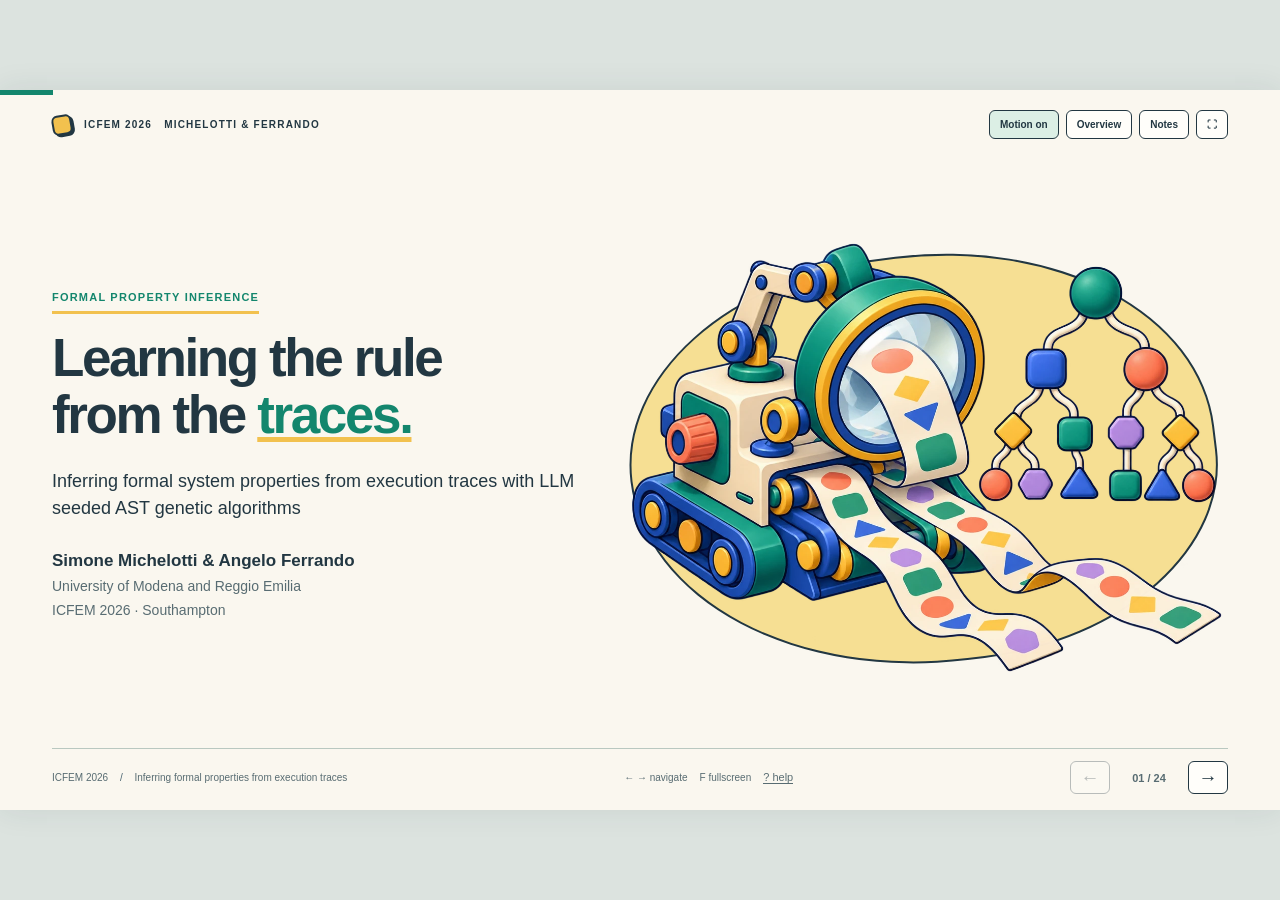
<file: slides/ICFEM2026/index.html>
<!doctype html>
<html lang="en">
<head>
<meta charset="utf-8">
<meta name="viewport" content="width=device-width, initial-scale=1">
<meta name="theme-color" content="#faf7ef">
<title>Inferring properties from execution traces · ICFEM 2026</title>
<meta name="description" content="An interactive conference presentation by Simone Michelotti and Angelo Ferrando. LLM seeded AST genetic algorithms for inferring regular expressions from labelled traces.">
<style>
:root{--bg:#faf7ef;--paper:#223742;--ink:#223742;--muted:#586c72;--teal:#13866d;--amber:#996b1c;--red:#c95240;--blue:#4269d0;--line:#ccd6d1;--sans:Arial,Helvetica,sans-serif;--serif:Cambria,Georgia,serif}
*{box-sizing:border-box}html,body{margin:0;width:100%;height:100%;overflow:hidden;background:#dce3df;color:var(--ink);font-family:var(--sans)}button,input,select{font:inherit}button{color:inherit;cursor:pointer}button:focus-visible,a:focus-visible{outline:3px solid var(--blue);outline-offset:3px}a{color:var(--teal)}
.deck{width:1280px;height:720px;position:absolute;left:50%;top:50%;transform:translate(-50%,-50%) scale(var(--deck-scale,1));transform-origin:center center;background:var(--bg);overflow:hidden;box-shadow:0 0 30px #22374218}.deck[data-tone=method]{background:#f2f7f1}.deck[data-tone=results]{background:#f7f9fc}.deck[data-tone=discussion]{background:#f7f3fa}.topline{height:5px;position:absolute;left:0;top:0;background:var(--teal);z-index:10}
.site-head{position:absolute;left:52px;right:52px;top:20px;display:flex;justify-content:space-between;align-items:center;z-index:8;font-size:10px;text-transform:uppercase;letter-spacing:.12em;font-weight:700}.brand{display:flex;gap:12px;align-items:center}.brand-mark{width:20px;height:20px;background:#f2c14e;border:2px solid var(--ink);border-radius:6px;transform:rotate(-10deg);box-shadow:2px 2px 0 var(--ink)}.head-actions{display:flex;gap:7px}.icon-btn{border:1.3px solid var(--ink);background:#fffefa;border-radius:6px;padding:8px 10px;font-size:10px;font-weight:600;text-transform:none;letter-spacing:0}.icon-btn:hover,.icon-btn[aria-pressed=true]{background:#dcefe5}
.slide{position:absolute;inset:0;display:none;padding:88px 52px 78px}.slide.active{display:block}.slide.active.split,.slide.active.cover{display:grid;grid-template-columns:minmax(0,.93fr) minmax(0,1.07fr);gap:36px;align-items:center}.copy{min-width:0;width:100%;max-width:none}.split .copy{align-self:center}.wide .copy{width:100%}.kicker{display:inline-block;margin:0 0 16px;padding-bottom:7px;border-bottom:3px solid #f2c14e;font-size:11px;line-height:1.2;font-weight:800;letter-spacing:.11em;color:var(--teal);text-transform:uppercase}.chapter{color:var(--muted)}h1,h2,h3,p{margin-top:0}h1,h2{font-weight:800;letter-spacing:-.045em;line-height:1.07;color:var(--ink)}h1{font-size:53px;margin-bottom:24px}h2{font-size:40px;margin-bottom:21px}.wide h2{font-size:39px;margin-bottom:20px}h3{font-size:24px;line-height:1.25;letter-spacing:-.025em;margin-bottom:12px}p,.body{font-size:19px;line-height:1.43;color:var(--muted);margin-bottom:18px}.lead{font-size:21px;line-height:1.4;color:var(--ink)}.small{font-size:16px;line-height:1.45}.accent{color:var(--teal)}.amber{color:var(--amber)}.red{color:var(--red)}em.accent{font-style:normal;text-decoration:underline;text-decoration-color:#f2c14e;text-underline-offset:.08em;text-decoration-thickness:.1em}.serif{font-family:var(--serif)}.formula{font-family:var(--serif);font-size:37px;line-height:1.3;color:var(--teal);letter-spacing:-.025em}.formula.compact{font-size:31px}.mono{font-family:"Courier New",monospace;font-weight:700;letter-spacing:-.035em}.rule{margin-top:23px;padding:10px 0 10px 17px;border-left:4px solid var(--teal);color:var(--ink);font-weight:600;font-size:18px;line-height:1.45}.caption,.source{font-size:13px;line-height:1.4;color:var(--muted);margin-bottom:0}.spaced{margin-top:22px}.authors{margin-top:25px;font-size:17px;font-weight:700;line-height:1.7}.authors span{display:block;font-size:14px;font-weight:400;color:var(--muted)}
.cover .lead{font-size:18px;line-height:1.5}.cover-art{position:relative;display:flex;align-items:center;justify-content:center;width:100%;height:470px}.cover-art:before{content:"";position:absolute;inset:35px 12px 26px;background:#f6df93;border:2px solid var(--ink);border-radius:48% 52% 45% 55%;transform:rotate(-7deg)}.cover-art img{position:relative;width:100%;height:100%;object-fit:contain}.explain{position:relative;margin:0;width:100%;height:100%;min-width:0;overflow:hidden;display:flex;align-items:center;justify-content:center}.explain svg{width:100%;height:100%;max-height:490px;display:block;overflow:hidden}.sv-title{font:800 23px var(--sans);fill:var(--ink);letter-spacing:-.025em}.sv-label{font:700 18px var(--sans);fill:var(--ink)}.sv-small{font:400 15px var(--sans);fill:var(--muted)}.sv-caps{font:800 13px var(--sans);fill:var(--muted);letter-spacing:.06em}.sv-code{font:700 24px "Courier New",monospace;fill:var(--ink)}.sv-node{font:800 24px var(--sans);fill:var(--ink)}.sv-line{stroke:var(--ink);stroke-width:2.5;fill:none}.sv-note{font:600 16px var(--sans);fill:var(--teal)}.event-letter{font:800 20px var(--sans);fill:var(--ink)}.trace-summary{border-top:1px solid var(--line);padding-top:14px;margin-top:20px}.trace-summary p{font-size:17px;margin-bottom:8px}.result-status{display:flex;gap:10px;align-items:center;margin:20px 0;font-size:21px;font-weight:700}.status-dot{width:10px;height:10px;display:inline-block;border:1px solid var(--ink);border-radius:50%;background:currentColor}.code-pair{font:700 27px/1.7 "Courier New",monospace}.code-pair p{font-family:var(--sans);font-weight:400}.list{display:grid;gap:18px}.list-item{display:grid;grid-template-columns:31px 1fr;gap:13px}.list-item b{display:flex;align-items:center;justify-content:center;width:29px;height:29px;border-radius:50%;border:1.5px solid var(--ink);background:#f6d273;font-size:11px;margin-top:1px}.list-item h3{font-size:22px;margin-bottom:5px}.list-item p{font-size:16px;margin:0}.seed-row{display:flex;align-items:center;gap:15px;margin:12px 0;font-size:18px}.seed-row code{border:1.5px solid var(--ink);border-radius:6px;background:#fffefa;padding:5px 10px;min-width:125px}.seed-state{font-size:11px;line-height:1.4;color:var(--teal);font-weight:800}.seed-state.bad{color:var(--red)}.syntax-hint{border-top:1.5px solid var(--line);padding-top:15px;font-size:16px;line-height:1.45;color:var(--muted);margin-top:24px}
.diagram{display:block;width:100%;height:380px;margin:10px 0 8px;overflow:hidden}.diagram text{font-family:var(--sans)}.diagram .edge{stroke:var(--ink);stroke-width:2;fill:none}.diagram .edge.highlight{stroke:var(--teal);stroke-width:3}.diagram .label{font-size:21px;font-weight:700;fill:var(--ink)}.diagram .sub{font-size:16px;fill:var(--muted)}
.fitness-layout{display:grid;grid-template-columns:.75fr 1.25fr;gap:35px;margin-top:22px}.definition h3{font-size:25px;color:var(--teal);margin-bottom:20px}.definition p{font-size:19px}.accuracy-demo{padding-left:28px;border-left:2px dashed var(--line)}.accuracy-header{display:flex;justify-content:space-between;gap:20px;align-items:center;margin-bottom:5px}.accuracy-header .formula{font-size:30px;margin:0}.accuracy-header .small{font-size:13px;margin:0 0 3px}.score{font-weight:800;letter-spacing:-.05em;font-size:45px;line-height:1.1;white-space:nowrap;color:var(--teal);border-bottom:7px solid #f2c14e80}.trace-decisions svg{display:block;width:100%;height:265px}.decision-heading{font:800 14px var(--sans);fill:#48636f;letter-spacing:.02em}.decision-result{font:800 14px var(--sans)}.decision-check{font:800 15px var(--sans);fill:var(--ink)}
.factor-grid{display:grid;grid-template-columns:1fr 1fr;gap:18px 25px;margin:24px 0 18px}.factor-card{display:grid;grid-template-columns:85px 1fr;gap:17px;border:1.5px solid var(--ink);border-radius:13px;padding:17px 20px 17px 12px;background:#fffefa;align-items:center;min-height:148px}.factor-icon{width:85px;height:auto}.factor-card h3{color:var(--teal);font-size:22px;margin:0 0 8px}.factor-card p{font-size:17px;margin:0}
.method-grid{display:grid;grid-template-columns:1fr 1fr 1fr;gap:24px;margin-top:25px}.method-col{border:1.5px solid var(--ink);border-top:5px solid var(--blue);border-radius:12px;background:#fffefa;padding:18px 21px}.method-col:nth-child(2){border-top-color:#ec7359}.method-col:nth-child(3){border-top-color:var(--teal)}.method-num{font-size:11px;font-weight:800;letter-spacing:.06em;color:var(--muted)}.method-diagram{display:block;width:100%;height:83px;margin:13px 0}.method-col h3{font-size:23px;margin-bottom:12px}.method-col p{font-size:17px;line-height:1.45;margin-bottom:12px}.metric-strip{display:flex;gap:48px;margin-top:25px;border-top:1.5px solid var(--line);padding-top:18px}.metric-strip strong{font-size:34px;letter-spacing:-.04em;line-height:1.1;display:block}.metric-strip span{font-size:12px;color:var(--muted)}
.chart-head{display:flex;align-items:center;justify-content:space-between}.chart-head p{font-size:18px;margin:0}.chart-area{width:100%;height:330px;margin-top:17px}.chart-area svg{display:block;width:100%;height:100%;overflow:hidden}.chart-area text{font-family:var(--sans)}.chart-row-label{font-size:24px;font-weight:700;fill:var(--ink)}.chart-number{font-size:32px;font-weight:800;letter-spacing:-.035em;fill:var(--ink)}.chart-sub{font-size:16px;fill:var(--muted)}.chart-axis{font-size:15px;fill:var(--muted)}.chart-tick{stroke:#b5c2c6;stroke-width:1}.plot-note{font-size:17px;font-weight:700;fill:var(--teal)}.metric-note{font-size:14px;line-height:1.45;color:var(--muted);margin:15px 0 0}.reliability-layout{display:grid;grid-template-columns:1.15fr 1fr;gap:60px;margin-top:24px}.horizontal-bar{margin:22px 0}.horizontal-bar>div{display:flex;justify-content:space-between;align-items:baseline;font-size:18px;font-weight:600;margin-bottom:7px}.horizontal-bar strong{font-size:27px}.track{height:26px;border:1.5px solid var(--ink);border-radius:8px;overflow:hidden;background:#e3e9e3}.track>span{display:block;width:var(--w);height:100%;background:var(--c);border-right:1.5px solid var(--ink)}.tail-table{border-collapse:collapse;width:100%;margin-top:18px}.tail-table th,.tail-table td{text-align:left;padding:13px 9px;border-bottom:1px solid var(--line);font-size:17px}.tail-table th{font-size:13px;font-weight:500;color:var(--muted)}.tail-table td:last-child{font-weight:800;font-size:28px}
.paradox{display:grid;grid-template-columns:1fr 1.05fr;gap:55px;align-items:center;margin-top:10px}.dot-field{width:100%;height:290px;display:flex;justify-content:center}.dot-field svg{display:block;width:100%;height:100%;overflow:hidden}.dots-legend{display:flex;gap:15px;flex-wrap:wrap;font-size:12px;color:var(--muted);margin:9px 0}.dots-legend i{display:inline-block;width:9px;height:9px;margin-right:5px;border:1px solid var(--ink);border-radius:2px}.big-number{font-size:79px;letter-spacing:-.06em;font-weight:800;line-height:1;margin-bottom:10px}.two-number{display:flex;gap:42px}.paradox p{font-size:18px}.paradox .small{font-size:16px}.claim-list{display:grid;grid-template-columns:1.1fr 1fr;gap:65px;margin:30px 0 25px}.claim-list h3{font-size:26px;color:var(--teal)}.claim-list p{font-size:21px;border-bottom:1.5px solid var(--line);padding-bottom:20px}.limits-list div{display:grid;grid-template-columns:105px 1fr;gap:17px;margin:20px 0}.limits-list b{font-size:13px;color:var(--teal);padding-top:4px}.limits-list p{font-size:18px;margin:0}
.research-map{display:grid;gap:18px;margin-top:30px}.research-row{display:grid;grid-template-columns:70px 1.1fr 1fr;align-items:center;gap:26px;border-bottom:1.5px solid var(--line);padding:0 0 19px}.rq-num{font-size:24px;font-weight:800;color:var(--teal)}.research-row h3{margin:0;font-size:24px}.measure{border-left:4px solid #f2c14e;padding-left:20px;font-size:18px;color:var(--muted);line-height:1.45}.research-env{margin-top:26px;font-size:14px}.closing h2{font-size:42px}.result-summary{display:grid;gap:20px;align-self:center}.result-evidence{padding:19px 23px;background:#fffefa;border:1.5px solid var(--ink);border-radius:12px;display:grid;grid-template-columns:130px 1fr;align-items:center;gap:18px}.result-evidence strong{font-size:43px;letter-spacing:-.06em;color:var(--teal)}.result-evidence p{font-size:18px;margin:0}.result-evidence small{display:block;font-size:13px;color:var(--muted);margin-top:6px}.result-summary .caption{margin-top:0}.closing .authors{margin-top:35px}
.footer{position:absolute;left:52px;right:52px;bottom:16px;border-top:1px solid #b9c8c0;padding-top:12px;z-index:8;display:flex;justify-content:space-between;align-items:center}.footer-meta{font-size:10px;color:var(--muted)}.keyboard-hint{display:flex;align-items:center;gap:12px;font-size:10px;color:var(--muted)}.tertiary{border:0;border-bottom:1px solid var(--muted);background:none;font-size:11px;padding:0;color:var(--muted)}.nav{display:flex;gap:12px;align-items:center}.nav button{background:#fffefa;border:1.3px solid var(--ink);border-radius:6px;font-size:19px;height:33px;min-width:40px}.nav button:disabled{opacity:.3;cursor:default}.counter{font-size:11px;font-weight:700;min-width:54px;text-align:center;color:var(--muted)}
.overlay{position:absolute;inset:0;z-index:25;background:#faf7effa;display:none;padding:40px 55px;overflow:auto}.overlay.open{display:block}.overlay-head{display:flex;justify-content:space-between;align-items:center;margin-bottom:25px}.overlay-head h2{margin:0;font-size:34px}.overview-grid{display:grid;grid-template-columns:repeat(4,1fr);gap:14px}.overview-card{background:#fffefa;border:1.5px solid var(--ink);border-radius:8px;padding:16px;text-align:left;display:flex;flex-direction:column;gap:12px;min-height:100px}.overview-card.current,.overview-card:hover{background:#deefe4}.overview-card span{font-size:10px;font-weight:700;color:var(--teal)}.overview-card strong{font-size:19px;line-height:1.25}.notes-panel{position:absolute;right:0;top:0;bottom:0;width:560px;z-index:22;display:none;overflow:auto;padding:32px 35px;background:#fffefa;border-left:2px solid var(--ink);box-shadow:-10px 0 20px #22374222}.notes-panel.open{display:block}.notes-top{display:flex;justify-content:space-between;align-items:center;margin-bottom:25px}.notes-panel h3{font-size:28px}.notes-panel p{font-size:18px;white-space:pre-line;line-height:1.6}.notes-panel .source{font-size:13px}.dark-pill{font-size:12px;font-weight:700;color:var(--teal)}.help-grid{display:grid;grid-template-columns:165px 1fr;gap:18px;margin-top:30px;font-size:18px}.help-grid kbd{font-size:15px;color:var(--teal)}.source-links{display:flex;gap:25px;margin-top:22px;font-size:16px}.source-text{font-size:17px;max-width:1000px;line-height:1.6}.toast{position:absolute;bottom:76px;left:50%;transform:translateX(-50%);background:var(--ink);color:white;border-radius:7px;padding:12px 20px;font-size:14px;z-index:30;opacity:0}.toast.show{opacity:1}.print-only{display:none}
/* Finite explanatory sequences. Every state settles, and navigation restarts it. */
.active .diagram-reveal{animation:appear .45s both}.active .focus-new{animation:newRow 1.1s .6s both}.active .trace-read{animation:readEvent .5s var(--delay) both}.active .fsm-cursor.good{animation:walkGood 3.1s .5s both}.active .fsm-cursor.bad{animation:walkBad 3.1s .5s both}.active .trace-discard{animation:discard 3.8s .5s both}.active .accept-result{animation:appear .3s 3.3s both}.active .reject-result{animation:appear .3s 3.6s both}.active .trace-before{animation:hideAfter .1s 3.4s both}.active .move-a{animation:swapA 1.7s .6s both}.active .move-b{animation:swapB 1.7s .6s both}.active .reconnect{animation:reconnect 2.3s both}.active .child-result{animation:appear .3s 2.35s both}.active .seed-pass{animation:appear .4s var(--delay) both}.active .seed-drop{animation:seedDrop 2.6s .4s both}.active .seed-verdict{animation:appear .3s 2.8s both}.active .cycle-step{animation:appear .35s var(--delay) both}.active .ast-focus{animation:focusBranch 1.3s .5s both}.active .chart-grow{transform-box:fill-box;transform-origin:left center;animation:growX .55s both}
@keyframes appear{from{opacity:0}to{opacity:1}}@keyframes growX{from{transform:scaleX(0)}to{transform:scaleX(1)}}@keyframes readEvent{from{fill:#fffefa;stroke-width:2}to{fill:#f6d77b;stroke-width:3}}
@keyframes walkGood{0%,65%{transform:translate(0,0)}100%{transform:translate(200px,0)}}@keyframes walkBad{0%,30%{transform:translate(0,0)}52%,64%{transform:translate(200px,0)}100%{transform:translate(395px,0)}}
@keyframes discard{0%,66%{transform:translate(0,0)}81%{transform:translate(270px,0)}100%{transform:translate(270px,314px)}}@keyframes hideAfter{from{opacity:1}to{opacity:0}}
@keyframes swapA{0%{transform:translate(0,0)}50%{transform:translate(155px,-58px)}100%{transform:translate(310px,0)}}@keyframes swapB{0%{transform:translate(0,0)}50%{transform:translate(-155px,60px)}100%{transform:translate(-310px,0)}}@keyframes reconnect{0%,20%{opacity:1}21%,95%{opacity:0}100%{opacity:1}}
@keyframes seedDrop{0%,50%{transform:translate(0,0)}100%{transform:translate(233px,73px)}}@keyframes focusBranch{0%{fill:#fffefa;stroke:#ccd6d1}100%{fill:#fff0ba;stroke:#aa721a}}@keyframes newRow{0%{fill:#fffefa}100%{fill:#fff0ba}}
.reduced-motion .slide *{animation-delay:-10s!important;animation-duration:.001s!important;transition:none!important}
@media print{@page{size:landscape;margin:0}html,body{overflow:visible;height:auto;background:white}.deck{position:static;transform:none;width:1280px;height:auto;overflow:visible;box-shadow:none}.site-head,.footer,.overlay,.notes-panel,.toast,.topline{display:none!important}.slide,.slide.active{position:relative;display:block;width:1280px;height:720px;page-break-after:always;background:#faf7ef}.slide.split,.slide.cover{display:grid;grid-template-columns:minmax(0,.93fr) minmax(0,1.07fr);gap:36px;align-items:center}.slide *{animation-duration:.001s!important;animation-delay:-10s!important}.print-only{display:block}}

.result-evidence:last-of-type strong{color:var(--amber)}
</style>
</head>
<body>
<main class="deck" id="deck">
 <div class="topline" id="progress"></div>
 <header class="site-head"><div class="brand"><i class="brand-mark" aria-hidden="true"></i><span>ICFEM 2026</span><span>Michelotti &amp; Ferrando</span></div><div class="head-actions"><button class="icon-btn" id="motion" aria-pressed="true" title="Toggle motion (M)">Motion on</button><button class="icon-btn" id="overviewButton" title="Slide overview (O)">Overview</button><button class="icon-btn" id="notesButton" title="Speaker notes (N)">Notes</button><button class="icon-btn" id="fullscreen" title="Fullscreen (F)">⛶</button></div></header>


 <section class="slide active cover" data-title="Inferring properties from traces" data-scene="none" data-print="(a|b)*c">
  <div class="copy"><p class="kicker">Formal property inference</p><h1>Learning the rule<br>from the <em class="accent">traces.</em></h1><p class="lead">Inferring formal system properties from execution traces with LLM seeded AST genetic algorithms</p><div class="authors">Simone Michelotti &amp; Angelo Ferrando<span>University of Modena and Reggio Emilia<br>ICFEM 2026 · Southampton</span></div></div>
 <div class="cover-art"><img src="[data-uri]" alt="Editorial illustration of a pattern-finding machine inspecting event streams beside a syntax tree"></div></section>
<section class="slide split" data-title="The inverse verification question" data-print="traces → rule">
  <div class="copy"><p class="kicker">01 <span class="chapter">/ Motivation</span></p><h2>The property<br>may be missing</h2><p class="lead">We have examples of compliant and non-compliant executions.</p><p>We want an executable rule that explains their boundary.</p><div class="rule">Finite traces in.<br>A regular expression out.</div></div>
 <figure class="explain "><svg viewBox="0 0 640 470" role="img" aria-label="Labelled compliant and non-compliant traces constrain a candidate regular expression"><text x="10" y="30" class="sv-caps" >OBSERVATIONS</text><rect x="10" y="52" width="252" height="148" rx="12" fill="#cfeadd" stroke="#223742" stroke-width="2" /><text x="28" y="82" class="sv-label" >Compliant executions</text><rect x="30" y="102" width="31" height="31" rx="6" fill="#62bca2" stroke="#223742" stroke-width="2" /><text x="45.5" y="124.32" class="event-letter" text-anchor="middle" >a</text><rect x="68" y="102" width="31" height="31" rx="6" fill="#f5d776" stroke="#223742" stroke-width="2" /><text x="83.5" y="124.32" class="event-letter" text-anchor="middle" >c</text><rect x="30" y="148" width="31" height="31" rx="6" fill="#62bca2" stroke="#223742" stroke-width="2" /><text x="45.5" y="170.32" class="event-letter" text-anchor="middle" >a</text><rect x="68" y="148" width="31" height="31" rx="6" fill="#62bca2" stroke="#223742" stroke-width="2" /><text x="83.5" y="170.32" class="event-letter" text-anchor="middle" >a</text><rect x="106" y="148" width="31" height="31" rx="6" fill="#8ba8e8" stroke="#223742" stroke-width="2" /><text x="121.5" y="170.32" class="event-letter" text-anchor="middle" >b</text><rect x="144" y="148" width="31" height="31" rx="6" fill="#f5d776" stroke="#223742" stroke-width="2" /><text x="159.5" y="170.32" class="event-letter" text-anchor="middle" >c</text><rect x="10" y="218" width="252" height="148" rx="12" fill="#ffdccc" stroke="#223742" stroke-width="2" /><text x="28" y="248" class="sv-label" >Non-compliant executions</text><rect x="30" y="269" width="31" height="31" rx="6" fill="#62bca2" stroke="#223742" stroke-width="2" /><text x="45.5" y="291.32" class="event-letter" text-anchor="middle" >a</text><rect x="68" y="269" width="31" height="31" rx="6" fill="#8ba8e8" stroke="#223742" stroke-width="2" /><text x="83.5" y="291.32" class="event-letter" text-anchor="middle" >b</text><rect x="30" y="315" width="31" height="31" rx="6" fill="#62bca2" stroke="#223742" stroke-width="2" /><text x="45.5" y="337.32" class="event-letter" text-anchor="middle" >a</text><rect x="68" y="315" width="31" height="31" rx="6" fill="#f5d776" stroke="#223742" stroke-width="2" /><text x="83.5" y="337.32" class="event-letter" text-anchor="middle" >c</text><rect x="106" y="315" width="31" height="31" rx="6" fill="#62bca2" stroke="#223742" stroke-width="2" /><text x="121.5" y="337.32" class="event-letter" text-anchor="middle" >a</text><path d="M267 125 H300 V205 H325" fill="none" stroke="#223742" stroke-width="2.5" /><path d="M267 290 H300 V205" fill="none" stroke="#223742" stroke-width="2.5" /><rect x="327" y="161" width="125" height="88" rx="12" fill="#f8df90" stroke="#223742" stroke-width="2" /><text x="389" y="198" class="sv-title" text-anchor="middle" >Infer</text><text x="389" y="224" class="sv-small" text-anchor="middle" >a boundary</text><path d="M454 205 L488 205" fill="none" stroke="#223742" stroke-width="2.5" /><path d="M480 199 L488 205 L480 211" fill="none" stroke="#223742" stroke-width="2.5"/><rect x="492" y="140" width="138" height="132" rx="12" fill="#dce5fb" stroke="#223742" stroke-width="2" /><text x="561" y="176" class="sv-label" text-anchor="middle" >Candidate</text><text x="561" y="207" class="sv-label" text-anchor="middle" >property</text><text x="561" y="246" class="sv-code" text-anchor="middle" >regex</text><text x="320" y="427" class="sv-note" text-anchor="middle" >Examples constrain an executable rule.</text></svg></figure></section>
<section data-trace-case="aabc" class="slide split" data-title="A running trace example" data-print="(a|b)*c">
  <div class="copy"><p class="kicker">02 <span class="chapter">/ A running example</span></p><h2>The entire trace<br>must match</h2><div class="formula mono">(a|b)*c</div><p class="small">Any number of <b>a</b> or <b>b</b> events, then exactly one <b>c</b>.</p><div class="trace-summary"><p><b class="accent">Good</b> <span class="mono">ac, bc, aabc</span></p><p><b class="red">Bad</b> <span class="mono">ab, aca, cc</span></p></div><div class="result-status accent" data-role="trace-status"><i class="status-dot"></i><span>aabc · accepted</span></div><p class="caption spaced">Illustrative event alphabet. The benchmark uses generated targets.</p></div>
 <figure class="explain "><svg viewBox="0 0 640 470" role="img" aria-label="The word aabc follows the a or b loop and then c to an accepting state"><text x="12" y="28" class="sv-caps" >READ THE EVENTS, THEN CHECK THE END</text><rect x="186" y="64" width="36" height="36" rx="6" fill="#62bca2" stroke="#223742" stroke-width="2" class="trace-read" style="--delay:0.55s"/><text x="204.0" y="89.92" class="event-letter" text-anchor="middle" >a</text><rect x="228" y="64" width="36" height="36" rx="6" fill="#62bca2" stroke="#223742" stroke-width="2" class="trace-read" style="--delay:1.2000000000000002s"/><text x="246.0" y="89.92" class="event-letter" text-anchor="middle" >a</text><rect x="270" y="64" width="36" height="36" rx="6" fill="#8ba8e8" stroke="#223742" stroke-width="2" class="trace-read" style="--delay:1.85s"/><text x="288.0" y="89.92" class="event-letter" text-anchor="middle" >b</text><rect x="312" y="64" width="36" height="36" rx="6" fill="#f5d776" stroke="#223742" stroke-width="2" class="trace-read" style="--delay:2.5s"/><text x="330.0" y="89.92" class="event-letter" text-anchor="middle" >c</text><text x="120" y="167" class="sv-label" text-anchor="middle" >a or b</text><path d="M92 203 C20 108 220 108 152 203" fill="none" stroke="#223742" stroke-width="2.5" /><path d="M144 187 L152 203 L166 192" fill="none" stroke="#223742" stroke-width="2.5" /><path d="M181 237 L275 237" fill="none" stroke="#223742" stroke-width="2.5" /><path d="M267 231 L275 237 L267 243" fill="none" stroke="#223742" stroke-width="2.5"/><text x="225" y="220" class="sv-label" text-anchor="middle" >c</text><path d="M20 237 H70 m-8 -6 8 6 -8 6" fill="none" stroke="#223742" stroke-width="2.5"/><circle cx="125" cy="237" r="48" fill="#dce5fb" stroke="#223742" stroke-width="2.5"/><text x="125" y="245" class="sv-node" text-anchor="middle" >q₀</text><text x="125" y="307" class="sv-small" text-anchor="middle" >a / b prefix</text><circle cx="325" cy="237" r="48" fill="#cfeadd" stroke="#223742" stroke-width="2.5"/><circle cx="325" cy="237" r="40" fill="none" stroke="#223742" stroke-width="2"/><text x="325" y="245" class="sv-node" text-anchor="middle" >q₁</text><text x="325" y="307" class="sv-small" text-anchor="middle" >accept at end</text><circle class="fsm-cursor good" cx="125" cy="237" r="56" fill="none" stroke="#13866d" stroke-width="5"/><g class="accept-result"><rect x="100" y="365" width="442" height="62" rx="12" fill="#cfeadd" stroke="#223742" stroke-width="2" /><text x="321" y="403" class="sv-title" text-anchor="middle" >End of aabc: accepted ✓</text></g></svg></figure></section>
<section data-trace-case="aca" class="slide split" data-title="An invalid trace gets discarded" data-print="(a|b)*c">
  <div class="copy"><p class="kicker">03 <span class="chapter">/ A running example</span></p><h2>An invalid trace<br>gets discarded</h2><div class="formula mono">(a|b)*c</div><p class="small">Any number of <b>a</b> or <b>b</b> events, then exactly one <b>c</b>.</p><div class="trace-summary"><p><b class="accent">Good</b> <span class="mono">ac, bc, aabc</span></p><p><b class="red">Bad</b> <span class="mono">ab, aca, cc</span></p></div><div class="result-status red" data-role="trace-status"><i class="status-dot"></i><span>aca · rejected</span></div><p class="caption spaced">Illustrative event alphabet. The benchmark uses generated targets.</p></div>
 <figure class="explain "><svg viewBox="0 0 640 470" role="img" aria-label="The word aca reaches the accepting state after ac, then its final a forces rejection and the complete trace falls into the discard tray"><text x="12" y="28" class="sv-caps" >READ THE EVENTS, THEN CHECK THE END</text><text x="120" y="167" class="sv-label" text-anchor="middle" >a or b</text><path d="M92 203 C20 108 220 108 152 203" fill="none" stroke="#223742" stroke-width="2.5" /><path d="M144 187 L152 203 L166 192" fill="none" stroke="#223742" stroke-width="2.5" /><path d="M181 237 L275 237" fill="none" stroke="#223742" stroke-width="2.5" /><path d="M267 231 L275 237 L267 243" fill="none" stroke="#223742" stroke-width="2.5"/><text x="225" y="220" class="sv-label" text-anchor="middle" >c</text><path d="M20 237 H70 m-8 -6 8 6 -8 6" fill="none" stroke="#223742" stroke-width="2.5"/><circle cx="125" cy="237" r="48" fill="#dce5fb" stroke="#223742" stroke-width="2.5"/><text x="125" y="245" class="sv-node" text-anchor="middle" >q₀</text><text x="125" y="307" class="sv-small" text-anchor="middle" >a / b prefix</text><circle cx="325" cy="237" r="48" fill="#cfeadd" stroke="#223742" stroke-width="2.5"/><circle cx="325" cy="237" r="40" fill="none" stroke="#223742" stroke-width="2"/><text x="325" y="245" class="sv-node" text-anchor="middle" >q₁</text><text x="325" y="307" class="sv-small" text-anchor="middle" >accept at end</text><path d="M375 237 L470 237" fill="none" stroke="#c95240" stroke-width="2.5" /><path d="M462 231 L470 237 L462 243" fill="none" stroke="#c95240" stroke-width="2.5"/><text x="425" y="219" class="sv-small" text-anchor="middle" >any event</text><rect x="478" y="202" width="93" height="70" rx="12" fill="#ffdccc" stroke="#223742" stroke-width="2" /><text x="524" y="244" class="sv-label" text-anchor="middle" >reject</text><rect x="450" y="367" width="172" height="70" rx="12" fill="#ffdccc" stroke="#223742" stroke-width="2" /><path d="M442 367 H629" fill="none" stroke="#223742" stroke-width="2.5" /><text x="536" y="458" class="sv-caps" text-anchor="middle" >DISCARDED TRACE</text><circle class="fsm-cursor bad" cx="125" cy="237" r="56" fill="none" stroke="#c95240" stroke-width="5"/><g class="reject-result"><text x="232" y="385" class="sv-label" text-anchor="middle" >ac reaches q₁.</text><text x="232" y="414" class="sv-small" text-anchor="middle" >The final a has no valid transition.</text></g><g class="trace-discard"><rect x="186" y="64" width="36" height="36" rx="6" fill="#62bca2" stroke="#223742" stroke-width="2" class="trace-read" style="--delay:0.55s"/><text x="204.0" y="89.92" class="event-letter" text-anchor="middle" >a</text><rect x="228" y="64" width="36" height="36" rx="6" fill="#f5d776" stroke="#223742" stroke-width="2" class="trace-read" style="--delay:1.2000000000000002s"/><text x="246.0" y="89.92" class="event-letter" text-anchor="middle" >c</text><rect x="270" y="64" width="36" height="36" rx="6" fill="#62bca2" stroke="#223742" stroke-width="2" class="trace-read" style="--delay:1.85s"/><text x="288.0" y="89.92" class="event-letter" text-anchor="middle" >a</text></g></svg></figure></section>
<section class="slide split" data-title="Finite examples leave many rules" data-print="sample ≠ intent">
  <div class="copy"><p class="kicker">04 <span class="chapter">/ The inference problem</span></p><h2>Several rules can<br>fit the same sample</h2><div class="code-pair"><span class="amber">(ac|bc|aabc)</span><p class="small">Enumerates the observed positives</p><span class="accent">(a|b)*c</span><p class="small">Describes a reusable pattern</p></div><div class="rule">High training fitness alone does not establish the intended property.</div></div>
 <figure class="explain "><svg viewBox="0 0 640 470" role="img" aria-label="Both regexes accept ac, bc and aabc, but only the reusable pattern accepts the new word abbc"><text x="12" y="34" class="sv-caps" >SAME OBSERVATIONS. DIFFERENT LANGUAGES.</text><rect x="10" y="58" width="620" height="346" rx="12" fill="#fffefa" stroke="#223742" stroke-width="2" /><text x="40" y="95" class="sv-label" >Trace</text><text x="350" y="93" class="sv-label" text-anchor="middle" >Enumeration</text><text x="532" y="93" class="sv-label" text-anchor="middle" >Pattern</text><text x="350" y="122" class="sv-small" text-anchor="middle" >(ac|bc|aabc)</text><text x="532" y="122" class="sv-small" text-anchor="middle" >(a|b)*c</text><rect x="40" y="147" width="29" height="29" rx="6" fill="#62bca2" stroke="#223742" stroke-width="2" /><text x="54.5" y="167.88" class="event-letter" text-anchor="middle" >a</text><rect x="74" y="147" width="29" height="29" rx="6" fill="#f5d776" stroke="#223742" stroke-width="2" /><text x="88.5" y="167.88" class="event-letter" text-anchor="middle" >c</text><text x="350" y="171" class="sv-node" text-anchor="middle" >✓</text><text x="532" y="171" class="sv-node" text-anchor="middle" >✓</text><path d="M28 194 H611" fill="none" stroke="#e0e6df" stroke-width="2.5" /><rect x="40" y="209" width="29" height="29" rx="6" fill="#8ba8e8" stroke="#223742" stroke-width="2" /><text x="54.5" y="229.88" class="event-letter" text-anchor="middle" >b</text><rect x="74" y="209" width="29" height="29" rx="6" fill="#f5d776" stroke="#223742" stroke-width="2" /><text x="88.5" y="229.88" class="event-letter" text-anchor="middle" >c</text><text x="350" y="233" class="sv-node" text-anchor="middle" >✓</text><text x="532" y="233" class="sv-node" text-anchor="middle" >✓</text><path d="M28 256 H611" fill="none" stroke="#e0e6df" stroke-width="2.5" /><rect x="40" y="271" width="29" height="29" rx="6" fill="#62bca2" stroke="#223742" stroke-width="2" /><text x="54.5" y="291.88" class="event-letter" text-anchor="middle" >a</text><rect x="74" y="271" width="29" height="29" rx="6" fill="#62bca2" stroke="#223742" stroke-width="2" /><text x="88.5" y="291.88" class="event-letter" text-anchor="middle" >a</text><rect x="108" y="271" width="29" height="29" rx="6" fill="#8ba8e8" stroke="#223742" stroke-width="2" /><text x="122.5" y="291.88" class="event-letter" text-anchor="middle" >b</text><rect x="142" y="271" width="29" height="29" rx="6" fill="#f5d776" stroke="#223742" stroke-width="2" /><text x="156.5" y="291.88" class="event-letter" text-anchor="middle" >c</text><text x="350" y="295" class="sv-node" text-anchor="middle" >✓</text><text x="532" y="295" class="sv-node" text-anchor="middle" >✓</text><path d="M28 318 H611" fill="none" stroke="#e0e6df" stroke-width="2.5" /><rect class="focus-new" x="12" y="326" width="616" height="75" rx="10" fill="#fff0ba"/><rect x="40" y="333" width="29" height="29" rx="6" fill="#62bca2" stroke="#223742" stroke-width="2" /><text x="54.5" y="353.88" class="event-letter" text-anchor="middle" >a</text><rect x="74" y="333" width="29" height="29" rx="6" fill="#8ba8e8" stroke="#223742" stroke-width="2" /><text x="88.5" y="353.88" class="event-letter" text-anchor="middle" >b</text><rect x="108" y="333" width="29" height="29" rx="6" fill="#8ba8e8" stroke="#223742" stroke-width="2" /><text x="122.5" y="353.88" class="event-letter" text-anchor="middle" >b</text><rect x="142" y="333" width="29" height="29" rx="6" fill="#f5d776" stroke="#223742" stroke-width="2" /><text x="156.5" y="353.88" class="event-letter" text-anchor="middle" >c</text><text x="350" y="357" class="sv-node" text-anchor="middle" >×</text><text x="532" y="357" class="sv-node" text-anchor="middle" >✓</text><text x="40" y="391" class="sv-small" >new trace</text><text x="320" y="450" class="sv-note" text-anchor="middle" >Fitting the sample does not identify a unique property.</text></svg></figure></section>
<section class="slide split" data-title="Three parts of the method" data-print="propose · validate · evolve">
  <div class="copy"><p class="kicker">05 <span class="chapter">/ Method</span></p><h2>Search over<br>formal structure</h2><div class="list"><div class="list-item"><b>01</b><div><h3>AST representation</h3><p>Candidate expressions become syntax trees.</p></div></div><div class="list-item"><b>02</b><div><h3>Grammar aware evolution</h3><p>Compatible subtrees recombine and mutate.</p></div></div><div class="list-item"><b>03</b><div><h3>LLM warm start</h3><p>Validated suggestions join the initial population.</p></div></div></div><p class="caption spaced">Illustrative search cycle. No experimental fitness trajectory is implied.</p></div>
 <figure class="explain "><svg viewBox="0 0 640 470" role="img" aria-label="Candidate ASTs are scored, selected, varied, compiled and fed back into the next generation"><text x="12" y="30" class="sv-caps" >ONE EVOLUTIONARY CYCLE</text><rect x="30" y="58" width="247" height="107" rx="12" fill="#cfeadd" stroke="#223742" stroke-width="2" /><text x="54" y="93" class="sv-title" >Candidate pool</text><text x="54" y="126" class="sv-small" >Initial seeds + random ASTs</text><path d="M281 110 L351 110" fill="none" stroke="#223742" stroke-width="2.5" /><path d="M343 104 L351 110 L343 116" fill="none" stroke="#223742" stroke-width="2.5"/><g class="cycle-step" style="--delay:.45s"><rect x="358" y="58" width="247" height="107" rx="12" fill="#f8df90" stroke="#223742" stroke-width="2" /><text x="382" y="93" class="sv-title" >Evaluate fitness</text><text x="382" y="125" class="sv-small" >Labelled traces + penalties</text></g><path d="M480 169 V260" fill="none" stroke="#223742" stroke-width="2.5" /><path d="M473 251 L480 260 L487 251" fill="none" stroke="#223742" stroke-width="2.5" /><g class="cycle-step" style="--delay:.9s"><rect x="358" y="273" width="247" height="110" rx="12" fill="#dce5fb" stroke="#223742" stroke-width="2" /><text x="382" y="308" class="sv-title" >Select and vary</text><text x="382" y="339" class="sv-small" >Recombine / mutate ASTs</text></g><g class="cycle-step" style="--delay:1.35s"><rect x="30" y="273" width="247" height="110" rx="12" fill="#cfeadd" stroke="#223742" stroke-width="2" /><text x="54" y="308" class="sv-title" >Compile candidates</text><text x="54" y="339" class="sv-small" >Retain valid offspring</text></g><path d="M352 328 H283" fill="none" stroke="#223742" stroke-width="2.5" /><path d="M292 321 L283 328 L292 335" fill="none" stroke="#223742" stroke-width="2.5" /><path d="M151 269 V173" fill="none" stroke="#223742" stroke-width="2.5" /><path d="M144 182 L151 173 L158 182" fill="none" stroke="#223742" stroke-width="2.5" /><text x="320" y="443" class="sv-note" text-anchor="middle" >Elitism preserves strong candidates across generations.</text></svg></figure></section>
<section class="slide wide" data-title="Inference and evaluation architecture" data-scene="none">
  <div class="copy"><p class="kicker">06 <span class="chapter">/ Architecture</span></p><h2>The hidden target stays in the benchmark</h2></div>
  <svg class="diagram" viewBox="0 0 1280 430" role="img" aria-label="Hidden target generates labelled traces. Only examples enter the local LLM and AST evolution pipeline.">
<defs><marker id="arrowInk" markerWidth="9" markerHeight="9" refX="8" refY="4.5" orient="auto"><path d="M0 0L9 4.5L0 9Z" fill="#223742"/></marker></defs>
<rect x="16" y="54" width="269" height="344" rx="18" fill="#ffedb2" stroke="#223742" stroke-width="2.2"/>
<text x="39" y="88" font-size="14" font-weight="800" fill="#806019" letter-spacing="1">CONTROLLED BENCHMARK</text>
<rect x="42" y="115" width="218" height="87" rx="12" fill="#fffdf8" stroke="#223742" stroke-width="2"/>
<circle cx="76" cy="155" r="20" fill="#f2c14e" stroke="#223742" stroke-width="2"/><text x="76" y="164" text-anchor="middle" font-size="27" font-weight="800" fill="#223742">?</text>
<text x="109" y="149" class="label">Hidden target</text><text x="109" y="178" class="sub">Regex oracle</text>
<path d="M151 203V253" class="edge" marker-end="url(#arrowInk)"/>
<rect x="42" y="267" width="218" height="90" rx="12" fill="#fffdf8" stroke="#223742" stroke-width="2"/>
<circle cx="66" cy="293" r="7" fill="#13866d" stroke="#223742" stroke-width="1.5"/><circle cx="89" cy="293" r="7" fill="#4269d0" stroke="#223742" stroke-width="1.5"/><rect x="107" y="286" width="14" height="14" rx="3" fill="#ec7359" stroke="#223742" stroke-width="1.5"/>
<text x="64" y="330" font-size="19" font-weight="700" fill="#223742">Good and bad traces</text>
<path d="M260 312H372" class="edge highlight" marker-end="url(#arrowInk)"/><text x="299" y="344" class="sub">labels only</text>
<path d="M319 310V113H372" class="edge" marker-end="url(#arrowInk)"/>
<rect x="389" y="65" width="234" height="86" rx="14" fill="#ffded0" stroke="#223742" stroke-width="2.2"/>
<circle cx="426" cy="106" r="21" fill="#f2c14e" stroke="#223742" stroke-width="2"/><path d="M421 98q-10 8 0 15m10-15q10 8 0 15" fill="none" stroke="#223742" stroke-width="2"/>
<text x="462" y="101" class="label">Local LLM</text><text x="462" y="128" class="sub">Candidate suggestions</text>
<path d="M506 152V252" class="edge" marker-end="url(#arrowInk)"/><text x="523" y="200" class="sub">sanitise</text><text x="523" y="224" class="sub">compile · parse</text>
<rect x="389" y="267" width="234" height="90" rx="14" fill="#cdebdc" stroke="#223742" stroke-width="2.2"/>
<path d="M423 294v17m0-17l-14 17m14-17l14 17" stroke="#223742" stroke-width="2.5"/><rect x="416" y="281" width="14" height="14" rx="3" fill="#f2c14e" stroke="#223742" stroke-width="1.5"/><circle cx="409" cy="316" r="7" fill="#13866d" stroke="#223742" stroke-width="1.5"/><circle cx="438" cy="316" r="7" fill="#4269d0" stroke="#223742" stroke-width="1.5"/>
<text x="461" y="304" class="label">AST population</text><text x="461" y="332" class="sub">Seeds + random trees</text>
<path d="M624 312H716" class="edge" marker-end="url(#arrowInk)"/>
<rect x="732" y="267" width="225" height="90" rx="14" fill="#dce5fd" stroke="#223742" stroke-width="2.2"/>
<path d="M762 319a18 18 0 1 1 20 0m-4-5l5 7l6-6" fill="none" stroke="#4269d0" stroke-width="3"/>
<text x="805" y="304" class="label">Evolve ASTs</text><text x="805" y="332" class="sub">Score and vary</text>
<path d="M958 312H1030" class="edge" marker-end="url(#arrowInk)"/>
<rect x="1045" y="267" width="218" height="90" rx="14" fill="#cdebdc" stroke="#223742" stroke-width="2.2"/>
<path d="M1073 288h24v32h-24zM1078 297h14m-14 7h11" fill="#fffdf8" stroke="#223742" stroke-width="2"/>
<text x="1112" y="304" font-size="19" font-weight="700" fill="#223742">Candidate</text><text x="1112" y="332" class="sub">Regex property</text>
<path d="M845 357V396H506V368" class="edge" marker-end="url(#arrowInk)"/><text x="579" y="423" class="sub">select · recombine · mutate</text>
<text x="320" y="30" font-size="17" font-weight="700" fill="#13866d">Only labelled examples cross into inference.</text>
</svg><p class="caption">The LLM and the GA see observational examples. Neither receives the hidden target expression.</p>
 </section>
<section data-highlight="true" class="slide split" data-title="A regex becomes a tree" data-print="Concat(Star(Or(a,b)),c)">
  <div class="copy"><p class="kicker">07 <span class="chapter">/ Representation</span></p><h2>A regex becomes<br>a tree</h2><div class="formula mono">(a|b)*c</div><p class="lead">Concatenation contains a repeated alternation, followed by the literal c.</p><p>Parsing and unparsing connect the tree representation to executable regex matching.</p><p class="small accent">The highlighted branch is the subexpression (a|b).</p><div class="rule">Evolution changes meaningful subexpressions.</div></div>
 <figure class="explain "><svg viewBox="0 0 640 470" role="img" aria-label="Concat has a repeated alternation of a and b, followed by c. The alternation subtree is highlighted"><text x="12" y="28" class="sv-caps" >(a|b)*c  AS AN ABSTRACT SYNTAX TREE</text><path d="M330 103 L210 168 M330 103 L475 168 M210 214 V270 M210 316 L135 372 M210 316 L285 372" fill="none" stroke="#223742" stroke-width="2.5" /><rect x="257.5" y="57" width="145" height="46" rx="9" fill="#f8df90" stroke="#223742" stroke-width="2" /><text x="330" y="88" class="sv-node" text-anchor="middle" >Concat</text><rect x="178.0" y="168" width="64" height="46" rx="9" fill="#dce5fb" stroke="#223742" stroke-width="2" /><text x="210" y="199" class="sv-node" text-anchor="middle" >*</text><rect x="443.0" y="168" width="64" height="46" rx="9" fill="#cfeadd" stroke="#223742" stroke-width="2" /><text x="475" y="199" class="sv-node" text-anchor="middle" >c</text><rect class="ast-focus" x="75" y="255" width="270" height="170" rx="16" fill="#fff0ba" stroke="#aa721a" stroke-width="2" stroke-dasharray="6 5"/><path d="M210 316 L135 372 M210 316 L285 372" fill="none" stroke="#aa721a" stroke-width="2.5" /><rect x="178.0" y="269" width="64" height="46" rx="9" fill="#f8df90" stroke="#223742" stroke-width="2" /><text x="210" y="300" class="sv-node" text-anchor="middle" >|</text><rect x="103.0" y="366" width="64" height="46" rx="9" fill="#cfeadd" stroke="#223742" stroke-width="2" /><text x="135" y="397" class="sv-node" text-anchor="middle" >a</text><rect x="253.0" y="366" width="64" height="46" rx="9" fill="#ffdccc" stroke="#223742" stroke-width="2" /><text x="285" y="397" class="sv-node" text-anchor="middle" >b</text><text x="365" y="307" class="sv-code" >(a|b)</text><text x="365" y="337" class="sv-small" >one subexpression</text><text x="320" y="460" class="sv-note" text-anchor="middle" >Operators become nodes. Literals become leaves.</text></svg></figure></section>
<section data-swap="parents" class="slide split" data-title="Crossover exchanges compatible subtrees" data-print="(a|b)*c ↔ (d|e)+f">
  <div class="copy"><p class="kicker">08 <span class="chapter">/ Evolution</span></p><h2>Compatible<br>subtrees can swap</h2><div class="code-pair" id="crossoverCode"><span class="accent">(a|b)*c</span><br><span class="amber">(d|e)+f</span></div><p class="small accent spaced">Two parent expressions with compatible alternation subtrees.</p><p class="small spaced">Selection favours fitness. Elitism preserves strong candidates.</p><p class="small">Mutation changes literals, quantifiers or branches. Offspring must compile.</p><p class="caption">Illustrative crossover between two compatible alternation subtrees.</p></div>
 <figure class="explain "><svg viewBox="0 0 640 470" role="img" aria-label="Two compatible alternation subtrees are marked in the parent expressions (a|b)*c and (d|e)+f"><text x="12" y="28" class="sv-caps" >EXCHANGE THE TWO ALTERNATION SUBTREES</text><path d="M165 103 L105 157 M165 103 L240 157" fill="none" stroke="#223742" stroke-width="2.5" /><rect x="133.0" y="57" width="64" height="46" rx="9" fill="#f8df90" stroke="#223742" stroke-width="2" /><text x="165" y="88" class="sv-node" text-anchor="middle" >·</text><rect x="73.0" y="157" width="64" height="46" rx="9" fill="#dce5fb" stroke="#223742" stroke-width="2" /><text x="105" y="188" class="sv-node" text-anchor="middle" >*</text><rect x="208.0" y="157" width="64" height="46" rx="9" fill="#cfeadd" stroke="#223742" stroke-width="2" /><text x="240" y="188" class="sv-node" text-anchor="middle" >c</text><g><path d="M105 205 V267" fill="none" stroke="#223742" stroke-width="2.5" /></g><path d="M475 103 L415 157 M475 103 L550 157" fill="none" stroke="#223742" stroke-width="2.5" /><rect x="443.0" y="57" width="64" height="46" rx="9" fill="#f8df90" stroke="#223742" stroke-width="2" /><text x="475" y="88" class="sv-node" text-anchor="middle" >·</text><rect x="383.0" y="157" width="64" height="46" rx="9" fill="#dce5fb" stroke="#223742" stroke-width="2" /><text x="415" y="188" class="sv-node" text-anchor="middle" >+</text><rect x="518.0" y="157" width="64" height="46" rx="9" fill="#cfeadd" stroke="#223742" stroke-width="2" /><text x="550" y="188" class="sv-node" text-anchor="middle" >f</text><g><path d="M415 205 V267" fill="none" stroke="#223742" stroke-width="2.5" /></g><text x="165" y="49" class="sv-small" text-anchor="middle" >Parent A</text><text x="475" y="49" class="sv-small" text-anchor="middle" >Parent B</text><g><rect x="26" y="255" width="158" height="136" rx="13" fill="#cfeadd" stroke="#223742" stroke-width="2" /><path d="M105 305 L66 345 M105 305 L144 345" fill="none" stroke="#223742" stroke-width="2.5" /><rect x="78.5" y="262" width="53" height="46" rx="9" fill="#f8df90" stroke="#223742" stroke-width="2" /><text x="105" y="293" class="sv-node" text-anchor="middle" >|</text><rect x="42.0" y="342" width="48" height="46" rx="9" fill="#fffefa" stroke="#223742" stroke-width="2" /><text x="66" y="373" class="sv-node" text-anchor="middle" >a</text><rect x="120.0" y="342" width="48" height="46" rx="9" fill="#fffefa" stroke="#223742" stroke-width="2" /><text x="144" y="373" class="sv-node" text-anchor="middle" >b</text></g><g><rect x="336" y="255" width="158" height="136" rx="13" fill="#ffdccc" stroke="#223742" stroke-width="2" /><path d="M415 305 L376 345 M415 305 L454 345" fill="none" stroke="#223742" stroke-width="2.5" /><rect x="388.5" y="262" width="53" height="46" rx="9" fill="#f8df90" stroke="#223742" stroke-width="2" /><text x="415" y="293" class="sv-node" text-anchor="middle" >|</text><rect x="352.0" y="342" width="48" height="46" rx="9" fill="#fffefa" stroke="#223742" stroke-width="2" /><text x="376" y="373" class="sv-node" text-anchor="middle" >d</text><rect x="430.0" y="342" width="48" height="46" rx="9" fill="#fffefa" stroke="#223742" stroke-width="2" /><text x="454" y="373" class="sv-node" text-anchor="middle" >e</text></g><g><text x="165" y="438" class="sv-code" text-anchor="middle" >(a|b)*c</text><text x="475" y="438" class="sv-code" text-anchor="middle" >(d|e)+f</text></g></svg></figure></section>
<section data-swap="children" class="slide split" data-title="Subtree crossover produces two children" data-print="(a|b)*c ↔ (d|e)+f">
  <div class="copy"><p class="kicker">09 <span class="chapter">/ Evolution</span></p><h2>The subtrees<br>exchange places</h2><div class="code-pair" id="crossoverCode-child"><span class="accent">(d|e)*c</span><br><span class="amber">(a|b)+f</span></div><p class="small accent spaced">The child expressions inherit the exchanged subtrees.</p><p class="small spaced">Selection favours fitness. Elitism preserves strong candidates.</p><p class="small">Mutation changes literals, quantifiers or branches. Offspring must compile.</p><p class="caption">Illustrative crossover between two compatible alternation subtrees.</p></div>
 <figure class="explain "><svg viewBox="0 0 640 470" role="img" aria-label="Two compatible alternation subtrees exchange positions to create the children (d|e)*c and (a|b)+f"><text x="12" y="28" class="sv-caps" >EXCHANGE THE TWO ALTERNATION SUBTREES</text><path d="M165 103 L105 157 M165 103 L240 157" fill="none" stroke="#223742" stroke-width="2.5" /><rect x="133.0" y="57" width="64" height="46" rx="9" fill="#f8df90" stroke="#223742" stroke-width="2" /><text x="165" y="88" class="sv-node" text-anchor="middle" >·</text><rect x="73.0" y="157" width="64" height="46" rx="9" fill="#dce5fb" stroke="#223742" stroke-width="2" /><text x="105" y="188" class="sv-node" text-anchor="middle" >*</text><rect x="208.0" y="157" width="64" height="46" rx="9" fill="#cfeadd" stroke="#223742" stroke-width="2" /><text x="240" y="188" class="sv-node" text-anchor="middle" >c</text><g class="reconnect"><path d="M105 205 V267" fill="none" stroke="#223742" stroke-width="2.5" /></g><path d="M475 103 L415 157 M475 103 L550 157" fill="none" stroke="#223742" stroke-width="2.5" /><rect x="443.0" y="57" width="64" height="46" rx="9" fill="#f8df90" stroke="#223742" stroke-width="2" /><text x="475" y="88" class="sv-node" text-anchor="middle" >·</text><rect x="383.0" y="157" width="64" height="46" rx="9" fill="#dce5fb" stroke="#223742" stroke-width="2" /><text x="415" y="188" class="sv-node" text-anchor="middle" >+</text><rect x="518.0" y="157" width="64" height="46" rx="9" fill="#cfeadd" stroke="#223742" stroke-width="2" /><text x="550" y="188" class="sv-node" text-anchor="middle" >f</text><g class="reconnect"><path d="M415 205 V267" fill="none" stroke="#223742" stroke-width="2.5" /></g><text x="165" y="49" class="sv-small" text-anchor="middle" >Child A</text><text x="475" y="49" class="sv-small" text-anchor="middle" >Child B</text><g class="move-a"><rect x="26" y="255" width="158" height="136" rx="13" fill="#cfeadd" stroke="#223742" stroke-width="2" /><path d="M105 305 L66 345 M105 305 L144 345" fill="none" stroke="#223742" stroke-width="2.5" /><rect x="78.5" y="262" width="53" height="46" rx="9" fill="#f8df90" stroke="#223742" stroke-width="2" /><text x="105" y="293" class="sv-node" text-anchor="middle" >|</text><rect x="42.0" y="342" width="48" height="46" rx="9" fill="#fffefa" stroke="#223742" stroke-width="2" /><text x="66" y="373" class="sv-node" text-anchor="middle" >a</text><rect x="120.0" y="342" width="48" height="46" rx="9" fill="#fffefa" stroke="#223742" stroke-width="2" /><text x="144" y="373" class="sv-node" text-anchor="middle" >b</text></g><g class="move-b"><rect x="336" y="255" width="158" height="136" rx="13" fill="#ffdccc" stroke="#223742" stroke-width="2" /><path d="M415 305 L376 345 M415 305 L454 345" fill="none" stroke="#223742" stroke-width="2.5" /><rect x="388.5" y="262" width="53" height="46" rx="9" fill="#f8df90" stroke="#223742" stroke-width="2" /><text x="415" y="293" class="sv-node" text-anchor="middle" >|</text><rect x="352.0" y="342" width="48" height="46" rx="9" fill="#fffefa" stroke="#223742" stroke-width="2" /><text x="376" y="373" class="sv-node" text-anchor="middle" >d</text><rect x="430.0" y="342" width="48" height="46" rx="9" fill="#fffefa" stroke="#223742" stroke-width="2" /><text x="454" y="373" class="sv-node" text-anchor="middle" >e</text></g><g class="child-result"><text x="165" y="438" class="sv-code" text-anchor="middle" >(d|e)*c</text><text x="475" y="438" class="sv-code" text-anchor="middle" >(a|b)+f</text></g></svg></figure></section>
<section class="slide split" data-title="The LLM proposes seeds" data-print="suggestions → valid ASTs">
  <div class="copy"><p class="kicker">10 <span class="chapter">/ LLM seeding</span></p><h2>Suggestions pass<br>a symbolic gate</h2><p class="lead">The local model proposes several compact candidates from good and bad traces.</p><p>Sanitisation, compilation and parsing decide whether a suggestion can enter the seed pool.</p><div class="rule">A valid regex can still classify traces badly.</div><div class="syntax-hint">Syntax validation admits a candidate. Fitness then assesses its behaviour.</div><p class="caption spaced">Ollama · phi3:mini · initial population only</p></div>
 <figure class="explain "><svg viewBox="0 0 640 470" role="img" aria-label="Two syntactically valid regexes pass into the seed pool, including the overbroad .* candidate. The malformed regex is discarded"><text x="10" y="28" class="sv-caps" >SUGGESTIONS DO NOT BYPASS VALIDATION</text><rect x="10" y="67" width="181" height="62" rx="12" fill="#fffefa" stroke="#223742" stroke-width="2" /><text x="100" y="106" class="sv-code" text-anchor="middle" >(a|b)*c</text><path d="M196 98 L245 98" fill="none" stroke="#223742" stroke-width="2.5" /><path d="M237 92 L245 98 L237 104" fill="none" stroke="#223742" stroke-width="2.5"/><rect x="10" y="167" width="181" height="62" rx="12" fill="#fffefa" stroke="#223742" stroke-width="2" /><text x="100" y="206" class="sv-code" text-anchor="middle" >.*</text><path d="M196 198 L245 198" fill="none" stroke="#223742" stroke-width="2.5" /><path d="M237 192 L245 198 L237 204" fill="none" stroke="#223742" stroke-width="2.5"/><rect x="10" y="267" width="181" height="62" rx="12" fill="#fffefa" stroke="#223742" stroke-width="2" /><text x="100" y="306" class="sv-code" text-anchor="middle" >(a|b</text><path d="M196 298 L245 298" fill="none" stroke="#223742" stroke-width="2.5" /><path d="M237 292 L245 298 L237 304" fill="none" stroke="#223742" stroke-width="2.5"/><rect x="254" y="45" width="145" height="310" rx="12" fill="#dce5fb" stroke="#223742" stroke-width="2" /><text x="326" y="97" class="sv-label" text-anchor="middle" >Sanitise</text><text x="326" y="137" class="sv-label" text-anchor="middle" >Compile</text><text x="326" y="177" class="sv-label" text-anchor="middle" >Parse AST</text><text x="326" y="229" class="sv-small" text-anchor="middle" >Syntax gate</text><g class="seed-pass" style="--delay:0.6s"><path d="M403 98 L447 98" fill="none" stroke="#13866d" stroke-width="2.5" /><path d="M439 92 L447 98 L439 104" fill="none" stroke="#13866d" stroke-width="2.5"/><rect x="454" y="67" width="174" height="62" rx="12" fill="#cfeadd" stroke="#223742" stroke-width="2" /><text x="541" y="106" class="sv-code" text-anchor="middle" >(a|b)*c</text></g><g class="seed-pass" style="--delay:1.1s"><path d="M403 198 L447 198" fill="none" stroke="#13866d" stroke-width="2.5" /><path d="M439 192 L447 198 L439 204" fill="none" stroke="#13866d" stroke-width="2.5"/><rect x="454" y="167" width="174" height="62" rx="12" fill="#cfeadd" stroke="#223742" stroke-width="2" /><text x="541" y="206" class="sv-code" text-anchor="middle" >.*</text></g><g class="seed-pass" style="--delay:1.2s"><text x="541" y="257" class="sv-small" text-anchor="middle" >Both are syntactically valid.</text><text x="541" y="282" class="sv-small" text-anchor="middle" >Fitness tests behaviour.</text></g><g class="seed-drop"><rect x="10" y="267" width="181" height="62" rx="12" fill="#ffdccc" stroke="#223742" stroke-width="2" /><text x="100" y="306" class="sv-code" text-anchor="middle" >(a|b</text></g><path d="M235 362 V424 H426 V362" fill="none" stroke="#c95240" stroke-width="2.5" /><text x="330" y="454" class="sv-caps" text-anchor="middle" >MALFORMED: DISCARDED</text></svg></figure></section>
<section data-accuracy="(a|b)*c" class="slide wide" data-title="Fitness includes good and bad traces" data-scene="none">
  <div class="copy"><p class="kicker">11 <span class="chapter">/ Fitness</span></p><h2>Good accepted. Bad rejected.</h2><div class="formula compact">F(r) = clip<sub>[0,1]</sub>[ A(r) G(r) P(r) + 0.06 I<sub>L</sub>(r) ]</div></div>
  <div class="fitness-layout"><div><div class="definition" id="definition"><h3>A(r) · Accuracy</h3><p>(good accepted + bad rejected) / all labelled traces</p></div><p class="caption">The 30 auxiliary random probes are part of fitness regularisation. They are separate from the labelled negative examples.</p></div><div class="accuracy-demo"><div class="accuracy-header"><div><p class="small">Full-match candidate</p><div class="formula compact mono candidate-regex"></div></div><div class="score"></div></div><div class="trace-decisions"></div><p class="caption">Six labelled examples · illustration of A(r) only.</p></div></div>
 </section>
<section data-accuracy=".*" class="slide wide" data-title="Accepting every trace scores only 3/6" data-scene="none">
  <div class="copy"><p class="kicker">12 <span class="chapter">/ Fitness</span></p><h2>Accepting every trace scores only 3/6</h2><div class="formula compact">F(r) = clip<sub>[0,1]</sub>[ A(r) G(r) P(r) + 0.06 I<sub>L</sub>(r) ]</div></div>
  <div class="fitness-layout"><div><div class="definition" id="definition-broad"><h3>Negative examples count too</h3><p>All three good traces are accepted, but no bad trace is rejected.</p></div><p class="caption">The 30 auxiliary random probes are part of fitness regularisation. They are separate from the labelled negative examples.</p></div><div class="accuracy-demo"><div class="accuracy-header"><div><p class="small">Full-match candidate</p><div class="formula compact mono candidate-regex"></div></div><div class="score"></div></div><div class="trace-decisions"></div><p class="caption">Six labelled examples · illustration of A(r) only.</p></div></div>
 </section>
<section class="slide wide" data-title="The remaining fitness factors" data-scene="none">
  <div class="copy"><p class="kicker">13 <span class="chapter">/ Fitness</span></p><h2>The remaining fitness factors</h2><div class="formula compact">F(r) = clip<sub>[0,1]</sub>[ A(r) G(r) P(r) + 0.06 I<sub>L</sub>(r) ]</div></div>
  <div class="factor-grid"><div class="factor-card"><svg class="factor-icon" viewBox="0 0 140 120" role="img" aria-label="Thirty auxiliary random probes"><circle cx="12" cy="25" r="4" fill="#91afa6"/><circle cx="27" cy="25" r="4" fill="#91afa6"/><circle cx="42" cy="25" r="4" fill="#91afa6"/><circle cx="57" cy="25" r="4" fill="#91afa6"/><circle cx="72" cy="25" r="4" fill="#91afa6"/><circle cx="87" cy="25" r="4" fill="#91afa6"/><circle cx="12" cy="41" r="4" fill="#91afa6"/><circle cx="27" cy="41" r="4" fill="#91afa6"/><circle cx="42" cy="41" r="4" fill="#91afa6"/><circle cx="57" cy="41" r="4" fill="#91afa6"/><circle cx="72" cy="41" r="4" fill="#91afa6"/><circle cx="87" cy="41" r="4" fill="#91afa6"/><circle cx="12" cy="57" r="4" fill="#91afa6"/><circle cx="27" cy="57" r="4" fill="#91afa6"/><circle cx="42" cy="57" r="4" fill="#91afa6"/><circle cx="57" cy="57" r="4" fill="#91afa6"/><circle cx="72" cy="57" r="4" fill="#91afa6"/><circle cx="87" cy="57" r="4" fill="#91afa6"/><circle cx="12" cy="73" r="4" fill="#91afa6"/><circle cx="27" cy="73" r="4" fill="#91afa6"/><circle cx="42" cy="73" r="4" fill="#91afa6"/><circle cx="57" cy="73" r="4" fill="#91afa6"/><circle cx="72" cy="73" r="4" fill="#91afa6"/><circle cx="87" cy="73" r="4" fill="#91afa6"/><circle cx="12" cy="89" r="4" fill="#91afa6"/><circle cx="27" cy="89" r="4" fill="#91afa6"/><circle cx="42" cy="89" r="4" fill="#91afa6"/><circle cx="57" cy="89" r="4" fill="#91afa6"/><circle cx="72" cy="89" r="4" fill="#91afa6"/><circle cx="87" cy="89" r="4" fill="#91afa6"/><path d="M102 25 L120 25 L120 89 L102 89" fill="none" stroke="#223742" stroke-width="2"/><path d="M88 57 L132 57 m-8 -7 8 7 -8 7" fill="none" stroke="#13866d" stroke-width="3"/></svg><div><h3>G(r) · Breadth</h3><p>1 − 0.5 h(r)/30, where h counts accepted strings among 30 auxiliary random probes.</p></div></div><div class="factor-card"><svg class="factor-icon" viewBox="0 0 140 120" role="img" aria-label="Regex tree structure"><path d="M70 18 L28 56 M70 18 L110 56 M28 56 L12 96 M28 56 L50 96" fill="none" stroke="#223742" stroke-width="3"/><rect x="60" y="8" width="20" height="20" rx="5" fill="#f2c14e" stroke="#223742" stroke-width="2"/><rect x="18" y="46" width="20" height="20" rx="5" fill="#8ba8e8" stroke="#223742" stroke-width="2"/><rect x="100" y="46" width="20" height="20" rx="5" fill="#ffb198" stroke="#223742" stroke-width="2"/><circle cx="12" cy="96" r="10" fill="#62bca2" stroke="#223742" stroke-width="2"/><circle cx="50" cy="96" r="10" fill="#c3a4df" stroke="#223742" stroke-width="2"/><text x="110" y="62" text-anchor="middle" font-size="22" font-weight="bold" fill="#223742">*</text></svg><div><h3>P(r) · Structure</h3><p>A mild penalty for broad or fragile constructs, such as wildcards, large classes and nested quantifiers.</p></div></div><div class="factor-card"><svg class="factor-icon" viewBox="0 0 140 120" role="img" aria-label="A useful literal fragment from a positive trace"><path d="M9 35 L128 35 M9 83 L128 83" stroke="#d7ded7" stroke-width="2"/><rect x="10" y="46" width="26" height="27" rx="5" fill="#f8f4e9" stroke="#223742" stroke-width="1.5"/><text x="23" y="65" text-anchor="middle" font-size="19" font-weight="bold" fill="#223742">a</text><rect x="41" y="46" width="26" height="27" rx="5" fill="#f2c14e" stroke="#223742" stroke-width="1.5"/><text x="54" y="65" text-anchor="middle" font-size="19" font-weight="bold" fill="#223742">a</text><rect x="72" y="46" width="26" height="27" rx="5" fill="#f2c14e" stroke="#223742" stroke-width="1.5"/><text x="85" y="65" text-anchor="middle" font-size="19" font-weight="bold" fill="#223742">b</text><rect x="103" y="46" width="26" height="27" rx="5" fill="#f8f4e9" stroke="#223742" stroke-width="1.5"/><text x="116" y="65" text-anchor="middle" font-size="19" font-weight="bold" fill="#223742">c</text><path d="M42 88 L42 94 L96 94 L96 88" fill="none" stroke="#13866d" stroke-width="3"/></svg><div><h3>I<sub>L</sub>(r) · Literals</h3><p>1 if the regex contains a useful literal fragment from positive traces; 0 otherwise. The bonus is 0.06.</p></div></div><div class="factor-card"><svg class="factor-icon" viewBox="0 0 140 120" role="img" aria-label="Score clipped to the interval zero to one"><rect x="19" y="46" width="101" height="24" rx="12" fill="#e1e9f8" stroke="#223742" stroke-width="2"/><path d="M20 37 L20 80 M120 37 L120 80" stroke="#223742" stroke-width="2"/><circle cx="120" cy="58" r="10" fill="#8ba8e8" stroke="#223742" stroke-width="2"/><path d="M132 19 L120 31 m-2 -8 2 8 8 -2" fill="none" stroke="#ec7359" stroke-width="3"/><text x="19" y="102" text-anchor="middle" font-size="21" font-weight="bold" fill="#223742">0</text><text x="120" y="102" text-anchor="middle" font-size="21" font-weight="bold" fill="#223742">1</text></svg><div><h3>clip · Range</h3><p>The final score stays in [0,1]. Perfect fitness meets these criteria; it does not prove equivalence with the hidden target.</p></div></div></div><p class="caption">The random probes participate in optimisation. They are not an independent held-out test set.</p></section>
<section class="slide wide" data-title="Three methods, same problem" data-scene="none">
  <div class="copy"><p class="kicker">14 <span class="chapter">/ Evaluation</span></p><h2>Three methods. The same labelled data.</h2></div><div class="method-grid"><div class="method-col"><div class="method-num">01 / CLASSIC GA</div><svg class="method-diagram" viewBox="0 0 330 105" role="img" aria-label="Random trees enter evolutionary search"><g transform="translate(36,32) scale(0.64)"><path d="M0 0 L-19 28 M0 0 L19 28" fill="none" stroke="#223742" stroke-width="3"/><rect x="-9" y="-9" width="18" height="18" rx="4" fill="#8ba8e8" stroke="#223742" stroke-width="2"/><circle cx="-19" cy="28" r="8" fill="#62bca2" stroke="#223742" stroke-width="2"/><circle cx="19" cy="28" r="8" fill="#f2c14e" stroke="#223742" stroke-width="2"/></g><g transform="translate(71,62) scale(0.64)"><path d="M0 0 L-19 28 M0 0 L19 28" fill="none" stroke="#223742" stroke-width="3"/><rect x="-9" y="-9" width="18" height="18" rx="4" fill="#8ba8e8" stroke="#223742" stroke-width="2"/><circle cx="-19" cy="28" r="8" fill="#62bca2" stroke="#223742" stroke-width="2"/><circle cx="19" cy="28" r="8" fill="#f2c14e" stroke="#223742" stroke-width="2"/></g><g transform="translate(75,19) scale(0.55)"><path d="M0 0 L-19 28 M0 0 L19 28" fill="none" stroke="#223742" stroke-width="3"/><rect x="-9" y="-9" width="18" height="18" rx="4" fill="#8ba8e8" stroke="#223742" stroke-width="2"/><circle cx="-19" cy="28" r="8" fill="#62bca2" stroke="#223742" stroke-width="2"/><circle cx="19" cy="28" r="8" fill="#f2c14e" stroke="#223742" stroke-width="2"/></g><path d="M102 53 L146 53 m-8 -7 8 7 -8 7" fill="none" stroke="#223742" stroke-width="2"/><g transform="translate(186,36) scale(1)"><path d="M0 0 L-19 28 M0 0 L19 28" fill="none" stroke="#223742" stroke-width="3"/><rect x="-9" y="-9" width="18" height="18" rx="4" fill="#8ba8e8" stroke="#223742" stroke-width="2"/><circle cx="-19" cy="28" r="8" fill="#62bca2" stroke="#223742" stroke-width="2"/><circle cx="19" cy="28" r="8" fill="#f2c14e" stroke="#223742" stroke-width="2"/></g><path d="M229 29 C260 12 283 26 280 50 C279 74 251 84 231 68 m4 -12 -4 12 12 1" fill="none" stroke="#4269d0" stroke-width="3"/></svg><h3>Random ASTs</h3><p>Fitness guided evolution begins with a randomly generated population.</p></div><div class="method-col"><div class="method-num">02 / ZERO-SHOT LLM</div><svg class="method-diagram" viewBox="0 0 330 105" role="img" aria-label="A direct LLM answer is sanitised and evaluated"><g transform="translate(49,51)"><rect x="-24" y="-21" width="48" height="42" rx="10" fill="#ffb198" stroke="#223742" stroke-width="2"/><path d="M-12 -7 L-18 0 L-12 7 M12 -7 L18 0 L12 7" fill="none" stroke="#223742" stroke-width="2"/></g><path d="M102 53 L146 53 m-8 -7 8 7 -8 7" fill="none" stroke="#223742" stroke-width="2"/><rect x="159" y="27" width="144" height="52" rx="10" fill="#fffefa" stroke="#223742" stroke-width="2"/><text x="231" y="61" text-anchor="middle" font-family="monospace" font-weight="bold" font-size="23" fill="#223742">(a|b)*c</text></svg><h3>One direct answer</h3><p>The model proposes a regex. Sanitisation and evaluation follow.</p></div><div class="method-col"><div class="method-num accent">03 / HYBRID GA</div><svg class="method-diagram" viewBox="0 0 330 105" role="img" aria-label="Validated LLM seeds join random trees before the same evolution"><g transform="translate(34,27)"><rect x="-24" y="-21" width="48" height="42" rx="10" fill="#bce1d3" stroke="#223742" stroke-width="2"/><path d="M-12 -7 L-18 0 L-12 7 M12 -7 L18 0 L12 7" fill="none" stroke="#223742" stroke-width="2"/></g><g transform="translate(35,72) scale(0.55)"><path d="M0 0 L-19 28 M0 0 L19 28" fill="none" stroke="#223742" stroke-width="3"/><rect x="-9" y="-9" width="18" height="18" rx="4" fill="#8ba8e8" stroke="#223742" stroke-width="2"/><circle cx="-19" cy="28" r="8" fill="#62bca2" stroke="#223742" stroke-width="2"/><circle cx="19" cy="28" r="8" fill="#f2c14e" stroke="#223742" stroke-width="2"/></g><g transform="translate(79,68) scale(0.55)"><path d="M0 0 L-19 28 M0 0 L19 28" fill="none" stroke="#223742" stroke-width="3"/><rect x="-9" y="-9" width="18" height="18" rx="4" fill="#8ba8e8" stroke="#223742" stroke-width="2"/><circle cx="-19" cy="28" r="8" fill="#62bca2" stroke="#223742" stroke-width="2"/><circle cx="19" cy="28" r="8" fill="#f2c14e" stroke="#223742" stroke-width="2"/></g><path d="M102 53 L146 53 m-8 -7 8 7 -8 7" fill="none" stroke="#223742" stroke-width="2"/><g transform="translate(186,36) scale(1)"><path d="M0 0 L-19 28 M0 0 L19 28" fill="none" stroke="#223742" stroke-width="3"/><rect x="-9" y="-9" width="18" height="18" rx="4" fill="#f2c14e" stroke="#223742" stroke-width="2"/><circle cx="-19" cy="28" r="8" fill="#62bca2" stroke="#223742" stroke-width="2"/><circle cx="19" cy="28" r="8" fill="#f2c14e" stroke="#223742" stroke-width="2"/></g><path d="M229 29 C260 12 283 26 280 50 C279 74 251 84 231 68 m4 -12 -4 12 12 1" fill="none" stroke="#4269d0" stroke-width="3"/></svg><h3>Seeds + random ASTs</h3><p>Validated LLM suggestions warm start the same evolutionary approach.</p></div></div><div class="metric-strip"><div><strong>1,000</strong><span>validation problems</span></div><div><strong>100</strong><span>pilot problems</span></div><div><strong>Full match</strong><span>positive and near-miss negative traces</span></div></div><p class="caption spaced">Fresh synthetic target per run. Targets pass sanitisation and compilation.</p>
 </section>
<section class="slide wide" data-title="The evaluation questions"><div class="copy"><p class="kicker">15 <span class="chapter">/ Evaluation questions</span></p><h2>What do we measure?</h2></div><div class="research-map"><div class="research-row"><span class="rq-num">RQ1</span><h3>Which method performs best?</h3><div class="measure">Share of best-performing runs<br>Mean composite fitness</div></div><div class="research-row"><span class="rq-num">RQ2</span><h3>How dependable are the outcomes?</h3><div class="measure">Runs with fitness &gt; 0.9<br>Perfect fitness and low-fitness failures</div></div><div class="research-row"><span class="rq-num">RQ3</span><h3>What happens to size and cost?</h3><div class="measure">Expression-length overhead<br>Runtime per run</div></div></div><p class="research-env">1,000 independently generated problems · local phi3:mini via Ollama<br>Intel i7-1260P · 8 GB RAM · Windows 11</p></section>
<section data-chart-kind="quality" data-chart-view="best" class="slide wide" data-title="Hybrid is best most often" data-scene="none">
  <div class="copy"><p class="kicker">16 <span class="chapter">/ Results · 1,000 runs</span></p><h2>Hybrid is best most often</h2></div><div class="chart-head"><p id="qualityMetricLabel">Share of best-performing runs (%)</p></div><div class="chart-area" id="qualityChart"></div><p class="metric-note">Mean fitness: <span class="accent">0.976 hybrid</span> · 0.974 classic · 0.630 LLM<br>The mean improvement over classic GA is small. The hybrid more often produces the best result.</p>
 </section>
<section data-chart-kind="quality" data-chart-view="fitness" class="slide wide" data-title="The mean fitness difference is small" data-scene="none">
  <div class="copy"><p class="kicker">17 <span class="chapter">/ Results · 1,000 runs</span></p><h2>The mean difference is small</h2></div><div class="chart-head"><p id="qualityMetricLabel-mean">Share of best-performing runs (%)</p></div><div class="chart-area" id="qualityChart-mean"></div><p class="metric-note">Mean fitness: <span class="accent">0.976 hybrid</span> · 0.974 classic · 0.630 LLM<br>The mean improvement over classic GA is small. The hybrid more often produces the best result.</p>
 </section>
<section class="slide wide" data-title="The direct LLM has a failure tail" data-scene="none">
  <div class="copy"><p class="kicker">18 <span class="chapter">/ Results · Reliability</span></p><h2>The direct LLM has a wide failure tail</h2></div><div class="reliability-layout"><div><h3>Runs with fitness &gt; 0.9</h3><div class="horizontal-bar"><div><span>Hybrid GA</span><strong class="accent">98.7%</strong></div><div class="track"><span style="--w:98.7%;--c:var(--teal)"></span></div></div><div class="horizontal-bar"><div><span>Classic GA</span><strong>98.1%</strong></div><div class="track"><span style="--w:98.1%;--c:var(--blue)"></span></div></div><div class="horizontal-bar"><div><span>Zero-shot LLM</span><strong class="amber">20.3%</strong></div><div class="track"><span style="--w:20.3%;--c:var(--red)"></span></div></div></div><div><h3>Runs with fitness &lt; 0.5</h3><table class="tail-table"><thead><tr><th>Method</th><th>Count out of 1,000</th></tr></thead><tbody><tr><td>Hybrid GA</td><td>2</td></tr><tr><td>Classic GA</td><td>1</td></tr><tr><td>Zero-shot LLM</td><td class="red">72</td></tr></tbody></table></div></div><p class="metric-note">These thresholds apply to the composite fitness score. They do not measure accuracy on a separate test set.</p>
 </section>
<section class="slide wide" data-title="Perfect hits do not imply dependability" data-scene="none">
  <div class="copy"><p class="kicker">19 <span class="chapter">/ Results · Zero-shot LLM</span></p><h2>Sharp guesses, inconsistent outcomes</h2></div><div class="paradox"><div><div class="dot-field" id="llmDots" aria-label="1000 LLM runs grouped by fitness: 166 perfect, 72 below 0.5, 762 other"></div><div class="dots-legend"><span><i style="background:var(--teal)"></i>Perfect fitness</span><span><i style="background:var(--red)"></i>Below 0.5</span><span><i style="background:#dfe5df"></i>Other</span></div><p class="caption">Counts grouped by fitness outcome. “Other” is the remaining 762 runs.</p></div><div><div class="two-number"><div><div class="big-number accent">166</div><p>perfect-fitness runs</p></div><div><div class="big-number red">72</div><p>runs below 0.5</p></div></div><p class="lead">Useful hypotheses can coexist with severe failures.</p><p class="small">Classic GA: 51 perfect-fitness runs.<br>Hybrid GA: 67.</p></div></div>
 </section>
<section data-chart-kind="compact" data-chart-view="length" class="slide wide" data-title="Seeding retains GA-like compactness" data-scene="none">
  <div class="copy"><p class="kicker">20 <span class="chapter">/ Results · Compactness and cost</span></p><h2>Seeding retains GA-like compactness</h2></div><div class="chart-head"><p id="compactMetricLabel">Mean length overhead versus hidden target (%)</p></div><div class="chart-area" id="compactChart"></div><p class="metric-note">Average runtime: 216.69 s hybrid · 191.03 s classic · 50.00 s LLM<br>Regex length is a proxy for compactness. It does not establish semantic simplicity.</p>
 </section>
<section data-chart-kind="compact" data-chart-view="time" class="slide wide" data-title="The hybrid adds execution time" data-scene="none">
  <div class="copy"><p class="kicker">21 <span class="chapter">/ Results · Compactness and cost</span></p><h2>The hybrid adds execution time</h2></div><div class="chart-head"><p id="compactMetricLabel-runtime">Mean length overhead versus hidden target (%)</p></div><div class="chart-area" id="compactChart-runtime"></div><p class="metric-note">Average runtime: 216.69 s hybrid · 191.03 s classic · 50.00 s LLM<br>Regex length is a proxy for compactness. It does not establish semantic simplicity.</p>
 </section>
<section class="slide wide" data-title="What the experiment supports" data-scene="none">
  <div class="copy"><p class="kicker">22 <span class="chapter">/ Discussion</span></p><h2>What the experiment supports</h2></div><div class="claim-list"><div><h3>Evidence in this benchmark</h3><p>LLM seeding helps the hybrid win more often.</p><p>Evolution keeps final expression lengths close to classic GA.</p></div><div><h3>Open questions</h3><p>Generalisation to held-out traces and real execution logs.</p><p>Stronger models, fitness ablations and richer property grammars.</p></div></div><p class="caption">The contribution is the integration and empirical evaluation of the pipeline.</p>
 </section>
<section class="slide split closing" data-title="Conclusions and questions"><div class="copy"><p class="kicker">24 <span class="chapter">/ Conclusions</span></p><h2>LLM seeds.<br>Symbolic checks.<br><em class="accent">Evolutionary search.</em></h2><p class="lead">A useful warm start for formal property inference in this controlled benchmark.</p><div class="authors">Questions<span>Angelo Ferrando · angelo.ferrando@unimore.it</span></div></div><div class="result-summary"><div class="result-evidence"><strong>48.1%</strong><p>best-performing runs<small>Classic GA: 36.3%</small></p></div><div class="result-evidence"><strong>98.7%</strong><p>fitness above 0.9<small>Classic GA: 98.1%</small></p></div><div class="result-evidence"><strong>+13.4%</strong><p>mean runtime over classic GA<small>25.66 seconds more in this setup</small></p></div><p class="caption">Mean fitness gain over classic GA: 0.002.<br>Results concern the paper’s controlled synthetic benchmark.</p></div></section>
 
 
 
 
 
 
 
 
 
 
 
 
 
 
 
 
 
 

 <footer class="footer"><div class="footer-meta">ICFEM 2026 <span style="margin:0 9px;color:#48636f">/</span> Inferring formal properties from execution traces</div><div class="keyboard-hint"><span>← → navigate</span><span>F fullscreen</span><button class="tertiary" id="helpButton" style="margin:0;padding:0">? help</button></div><nav class="nav" aria-label="Slide navigation"><button id="prev" aria-label="Previous slide">←</button><span class="counter" id="counter">01 / 25</span><button id="next" aria-label="Next slide">→</button></nav></footer>
 <aside class="notes-panel" id="notesPanel" aria-label="Speaker notes"><div class="notes-top"><span class="dark-pill" id="timer">00:00</span><button class="icon-btn" id="closeNotes">Close ×</button></div><h3 id="notesTitle"></h3><p id="notesText"></p><p class="source">Source: Michelotti &amp; Ferrando, <em>Inferring Formal System Properties from Execution Traces with LLM-Seeded AST Genetic Algorithms</em>, ICFEM 2026. The talk structure follows the paper, with additional explanatory slide states.</p></aside>
 <div class="overlay" id="overview" role="dialog" aria-label="Slide overview"><div class="overlay-head"><h2>Presentation map</h2><button class="icon-btn" id="closeOverview">Close ×</button></div><div class="overview-grid" id="overviewGrid"></div></div>
 <div class="overlay" id="help" role="dialog" aria-label="Presentation help"><div class="overlay-head"><h2>Presentation controls</h2><button class="icon-btn" id="closeHelp">Close ×</button></div><div class="help-grid"><kbd>← / → / Space</kbd><span>Previous / next slide</span><kbd>Home / End</kbd><span>First / final slide</span><kbd>O / Esc</kbd><span>Overview / close panels</span><kbd>N</kbd><span>Speaker notes and elapsed time</span><kbd>F</kbd><span>Fullscreen</span><kbd>M</kbd><span>Toggle explanatory animations</span><kbd>Clicker Next</kbd><span>Every reveal and animation starts on slide entry</span><kbd>Browser print</kbd><span>Print a static handout</span></div><p class="source-text spaced">The labelled AST, crossover, trace classification and seed validation sequences explain the method. The result charts use the paper’s 1,000-run aggregate data. The accuracy examples evaluate only A(r), using the six illustrative traces. All talk content is reachable with Next.</p><div class="source-links"><a href="https://docs.google.com/presentation/d/1_9pSKuh2Gp0Xu95-DCPLmRle-nKELYQD/edit" target="_blank" rel="noopener">Original PPTX on Drive ↗</a><a href="index.html" download="ICFEM_2026_Interactive_Presentation.html" id="downloadHtml">Download offline HTML ↓</a></div></div>
 <div class="toast" id="toast" role="status"></div>
</main>
<script id="speakerData" type="application/json">["Opening, about 45 seconds. Formal verification usually starts with a property; here we infer a property from classified executions. Present the paper as joint work with Simone Michelotti. The illustration is generated conceptual artwork.\nSource: Michelotti and Ferrando, ICFEM 2026, pp. 1. Thesis used for implementation context where indicated.", "1 minute. Explain this is specification inference for finite traces, and full-match is crucial. The resulting regex is a candidate monitor. Avoid presenting it as proof of the true hidden intent.\nSource: Michelotti and Ferrando, ICFEM 2026, pp. 1, 5. Thesis used for implementation context where indicated.", "About 1 minute. Walk through ac and aabc, then aca. This is an illustrative example, not an instance reported in the experiments. In actual traces each character denotes an event symbol.\nSource: Michelotti and Ferrando, ICFEM 2026, pp. 5–7. Thesis used for implementation context where indicated.\nSlide entry starts the accepted trace animation automatically. Next advances to the rejected example.", "Illustrative rejection. The prefix ac is admissible, but the final a means the whole trace fails (a|b)*c. The complete word visibly leaves the path and falls into a discard tray. This animation starts on slide entry and settles.", "1 minute. Multiple regexes classify finite samples. The first example here is an illustrative enumeration. Compactness is a proxy for abstraction, but length alone does not prove semantic quality.\nSource: Michelotti and Ferrando, ICFEM 2026, pp. 5, 15–16. Thesis used for implementation context where indicated.\nThe two candidates agree on the observed positives but disagree on the illustrative new word abbc. This is a logical illustration, not a reported test result.", "1 minute. The novelty is the end-to-end integration and evaluation. Regex synthesis, grammar-guided search and LLM assistance each have prior literature. The LLM is a heuristic source of seeds only.\nSource: Michelotti and Ferrando, ICFEM 2026, pp. 2–4. Thesis used for implementation context where indicated.\nThe cycle is schematic. No fitness values or generation counts are fabricated. It starts on entry and settles.", "About 1 minute. Use Figure 1 to separate the simulator, AST representation, evolutionary engine and benchmarking pipeline. The hidden target is used to create labels, not exposed to the methods. Original figure: paper Figure 1.\nSource: Michelotti and Ferrando, ICFEM 2026, pp. 6. Thesis used for implementation context where indicated.", "1.25 minutes. Point to concat, star, or and literals. The figure is a conceptual representation; the implementation uses a Lark grammar and validates compiled regexes after unparsing. Original figure: paper Figure 2.\nSource: Michelotti and Ferrando, ICFEM 2026, pp. 7–8. Thesis used for implementation context where indicated.\nThe tree is stationary and labelled. Only the alternation branch is highlighted.", "1.25 minutes. An AST reduces syntactic corruption, but offspring are still unparsed and compiled before acceptance. Perfect fitness triggers early stopping. Avoid claiming the representation makes every operation semantically correct.\nSource: Michelotti and Ferrando, ICFEM 2026, pp. 10–11. Thesis used for implementation context where indicated.\nThis slide shows the parent expressions. Press Next to animate the crossover.", "Slide entry automatically swaps the compatible alternation subtrees. The resulting expressions are (d|e)*c and (a|b)+f. Reconstructed candidates must still compile before acceptance.", "1.25 minutes. Prompt contains positive and negative examples, requests multiple compact Python-compatible candidates. Same observational evidence is available to methods, without revealing target. Local Ollama phi3:mini. The zero-shot baseline returns a final expression without GA.\nSource: Michelotti and Ferrando, ICFEM 2026, pp. 8–9, 11–12. Thesis used for implementation context where indicated.\nThe malformed suggestion falls into the discard tray. The broad .* suggestion passes syntax checks, then its behaviour is assessed by fitness. Syntactic validity does not imply a good seed.", "1.5 minutes. A(r)=(TP+TN)/(m+n): full-match acceptance of positive traces and rejection of negative traces contribute equally per trace. In the illustrative six-trace example, (a|b)*c classifies all six correctly, whereas .* accepts all three good and all three bad traces, so its accuracy is 3/6. G(r)=1−0.5h(r)/30, where h(r) is the number of 30 auxiliary random alphanumeric strings accepted. P starts at 1 and mildly penalises broad or fragile constructs such as wildcards, large classes and nested quantifiers. I_L is a 0/1 indicator for a useful literal observed in the positive traces, with a 0.06 bonus. clip limits the total to [0,1]. The auxiliary strings act as a regulariser, not an independent held-out generalisation test.\nSource: Michelotti and Ferrando, ICFEM 2026, pp. 5, 9–10. Thesis used for implementation context where indicated.", "The broad regex .* accepts all six traces. It gets three correct positive classifications but zero correct negative classifications, so A(r)=3/6. The score counts good accepted and bad rejected.", "1.5 minutes. A(r)=(TP+TN)/(m+n): full-match acceptance of positive traces and rejection of negative traces contribute equally per trace. In the illustrative six-trace example, (a|b)*c classifies all six correctly, whereas .* accepts all three good and all three bad traces, so its accuracy is 3/6. G(r)=1−0.5h(r)/30, where h(r) is the number of 30 auxiliary random alphanumeric strings accepted. P starts at 1 and mildly penalises broad or fragile constructs such as wildcards, large classes and nested quantifiers. I_L is a 0/1 indicator for a useful literal observed in the positive traces, with a 0.06 bonus. clip limits the total to [0,1]. The auxiliary strings act as a regulariser, not an independent held-out generalisation test.\nSource: Michelotti and Ferrando, ICFEM 2026, pp. 5, 9–10. Thesis used for implementation context where indicated.\nAll remaining factors are visible together. The paper does not give a universal semantic simplicity guarantee.", "1.25 minutes. Paper Figure 3 compares random AST initialisation, one direct zero-shot LLM call, and mixed LLM/random AST initialisation. One fresh synthetic target and labelled dataset per run. Near misses make boundaries harder. Validation campaign is 1000 runs; 100-run pilot corroborates the pattern.\nSource: Michelotti and Ferrando, ICFEM 2026, pp. 6–7, 11–12. Thesis used for implementation context where indicated.", "About 1 minute. Describe measured fitness, runtime and percentage expression-length difference from target. The machine is Windows 11 with 12th Gen Intel i7-1260P and 8 GB. All numbers on the next slides refer to the 1000-run validation campaign.\nSource: Michelotti and Ferrando, ICFEM 2026, pp. 11–13. Thesis used for implementation context where indicated.\nEach research question is paired with the exact measurements used in the results. No decorative population is shown.", "1.25 minutes. Best-performing rate is the proportion attributed to each method in Table 2. Mean hybrid/classic difference is only .002, so frame the effect as more frequent best outcomes, not a dramatic mean fitness gain. No significance test is reported.\nSource: Michelotti and Ferrando, ICFEM 2026, pp. 13. Thesis used for implementation context where indicated.", "1.25 minutes. Best-performing rate is the proportion attributed to each method in Table 2. Mean hybrid/classic difference is only .002, so frame the effect as more frequent best outcomes, not a dramatic mean fitness gain. No significance test is reported.\nSource: Michelotti and Ferrando, ICFEM 2026, pp. 13. Thesis used for implementation context where indicated.\nThe mean fitness values are 0.976 hybrid, 0.974 classic and 0.630 LLM. The hybrid gain over classic GA in the mean is small.", "1.25 minutes. Cite exact rates and counts. The hybrid has two low-fitness runs, versus one for classic GA: do not claim strict dominance on every reliability metric. The threshold is composite fitness, not accuracy on independent held-out traces.\nSource: Michelotti and Ferrando, ICFEM 2026, pp. 13–14. Thesis used for implementation context where indicated.", "1 minute. The LLM has 166 perfect-fitness runs, compared with 67 hybrid and 51 classic GA, yet it also has 72 runs below .5. This is the strongest explanation for using its suggestions as seeds. Perfect fitness is relative to the composite evaluation criteria for a synthetic instance, not necessarily syntactic recovery of the hidden regex.\nSource: Michelotti and Ferrando, ICFEM 2026, pp. 13–14. Thesis used for implementation context where indicated.", "1.25 minutes. Length overhead is compared with target regex length, a reproducible but imperfect readability proxy. Hybrid runtime is about 25.66 seconds higher than classic GA in this setup (13.4%); zero-shot is much faster but its quality is unstable. Avoid claiming speed-up.\nSource: Michelotti and Ferrando, ICFEM 2026, pp. 13, 15. Thesis used for implementation context where indicated.", "1.25 minutes. Length overhead is compared with target regex length, a reproducible but imperfect readability proxy. Hybrid runtime is about 25.66 seconds higher than classic GA in this setup (13.4%); zero-shot is much faster but its quality is unstable. Avoid claiming speed-up.\nSource: Michelotti and Ferrando, ICFEM 2026, pp. 13, 15. Thesis used for implementation context where indicated.\nThis slide shows runtime in seconds. The hybrid is not faster than classic GA on average.", "1.25 minutes. Keep claims calibrated. The hybrid is not clearly better than classic GA in mean fitness or all tail metrics. The experiment does not isolate each fitness component or compare against all existing grammar-guided synthesis methods.\nSource: Michelotti and Ferrando, ICFEM 2026, pp. 13–16. Thesis used for implementation context where indicated.", "1.25 minutes. The 1000 runs use independently generated target problems, so the algorithms are compared across new instances. The limitation is within each instance: the paper does not report evaluating its inferred regex on a separate held-out set of labelled traces. The 30 auxiliary random strings are part of the fitness calculation and do not constitute such a test. Additionally, target generator distribution shapes difficulty, fitness includes task-specific hyperparameters, and length is a rough compactness measure.\nSource: Michelotti and Ferrando, ICFEM 2026, pp. 15–16. Thesis used for implementation context where indicated.\nThe graphic separates the traces used to optimise each inferred regex from the separate held-out evaluation that the paper does not report.", "About 45 seconds, then questions. State the design principle and the measured evidence, leaving room for discussion. Thank Simone Michelotti. Acknowledge the result is within the controlled benchmark.\nSource: Michelotti and Ferrando, ICFEM 2026, pp. 15–16. Thesis used for implementation context where indicated."]</script>
<script>
/* Bounded slide layouts and finite, explanatory SVG sequences. */
(function(){
'use strict';
var offlineHTML='<!doctype html>\n'+document.documentElement.outerHTML;
var slides=Array.from(document.querySelectorAll('.slide')),index=0,motion=!matchMedia('(prefers-reduced-motion: reduce)').matches;
function fitDeck(){var scale=Math.min(innerWidth/1280,innerHeight/720);document.getElementById('deck').style.setProperty('--deck-scale',scale)}
window.addEventListener('resize',fitDeck);fitDeck();
function toast(text){var el=document.getElementById('toast');el.textContent=text;el.classList.add('show');setTimeout(function(){el.classList.remove('show')},2200)}
function setMotion(on){motion=on;document.getElementById('motion').textContent=on?'Motion on':'Motion off';document.getElementById('motion').setAttribute('aria-pressed',on);document.body.classList.toggle('reduced-motion',!on)}
function showSlide(i,hash){index=Math.max(0,Math.min(slides.length-1,i));var current=slides[index];slides.forEach(function(s,k){s.classList.toggle('active',k===index);s.setAttribute('aria-hidden',k===index?'false':'true')});document.getElementById('deck').dataset.tone=index<5?'intro':index<14?'method':index<22?'results':'discussion';document.getElementById('progress').style.width=((index+1)/slides.length*100)+'%';document.getElementById('counter').textContent=String(index+1).padStart(2,'0')+' / '+slides.length;document.getElementById('prev').disabled=index===0;document.getElementById('next').disabled=index===slides.length-1;document.title=current.dataset.title+' · ICFEM 2026';Array.from(document.querySelectorAll('.overview-card')).forEach(function(c,k){c.classList.toggle('current',k===index)});updateNotes();if(hash!==false)history.replaceState(null,'','#'+(index+1));if(current.dataset.accuracy)accuracy(current,current.dataset.accuracy);if(current.dataset.chartKind)drawChart(current.dataset.chartKind,current,current.dataset.chartView)}
function overlay(id,on){var el=document.getElementById(id);el.classList.toggle('open',on===undefined?!el.classList.contains('open'):on)}
function closePanels(){document.querySelectorAll('.overlay,.notes-panel').forEach(function(el){el.classList.remove('open')})}
document.getElementById('next').onclick=function(){showSlide(index+1)};document.getElementById('prev').onclick=function(){showSlide(index-1)};
document.getElementById('overviewButton').onclick=function(){overlay('overview')};document.getElementById('closeOverview').onclick=function(){overlay('overview',false)};document.getElementById('notesButton').onclick=function(){overlay('notesPanel')};document.getElementById('closeNotes').onclick=function(){overlay('notesPanel',false)};document.getElementById('helpButton').onclick=function(){overlay('help')};document.getElementById('closeHelp').onclick=function(){overlay('help',false)};document.getElementById('motion').onclick=function(){setMotion(!motion)};
function fullscreen(){if(!document.fullscreenElement){if(document.documentElement.requestFullscreen)document.documentElement.requestFullscreen().catch(function(){toast('Use your browser fullscreen control')});else toast('Use your browser fullscreen control')}else document.exitFullscreen()}document.getElementById('fullscreen').onclick=fullscreen;
document.addEventListener('keydown',function(e){if(e.target.matches('input,select,textarea'))return;if(e.key==='Escape'){closePanels();return}var open=document.querySelector('.overlay.open');if(open)return;if(['ArrowRight','ArrowDown','PageDown','Enter',' '].includes(e.key)){e.preventDefault();showSlide(index+1)}else if(['ArrowLeft','ArrowUp','PageUp'].includes(e.key)){e.preventDefault();showSlide(index-1)}else if(e.key==='Home')showSlide(0);else if(e.key==='End')showSlide(slides.length-1);else if(e.key.toLowerCase()==='f')fullscreen();else if(e.key.toLowerCase()==='m')setMotion(!motion);else if(e.key.toLowerCase()==='o')overlay('overview');else if(e.key.toLowerCase()==='n')overlay('notesPanel');else if(e.key==='?')overlay('help')});
window.addEventListener('hashchange',function(){var v=parseInt(location.hash.slice(1),10);if(v)showSlide(v-1,false)});
slides.forEach(function(s,i){var b=document.createElement('button');b.className='overview-card';var n=document.createElement('span');n.textContent=String(i+1).padStart(2,'0');var title=document.createElement('strong');title.textContent=s.dataset.title;b.append(n,title);b.onclick=function(){showSlide(i);overlay('overview',false)};document.getElementById('overviewGrid').appendChild(b)});



var definitions={A:['Classification accuracy','(good accepted + bad rejected) / all labelled traces'],G:['Penalty for overly broad rules','G(r) = 1 − 0.5 h(r)/30. Here h counts accepted strings from 30 auxiliary random alphanumeric probes.'],P:['Structural penalty','A factor starting at 1, mildly reduced for broad or fragile constructs such as wildcards, large character classes and nested quantifiers.'],I:['Useful literal indicator','1 if r explicitly contains a useful literal fragment observed in the positive traces; 0 otherwise. Its bonus is 0.06.'],clip:['Bounded score','clip keeps the final value in [0,1]. Perfect fitness meets the current scoring criteria; it does not establish language equivalence with the hidden target.']};

function accuracy(root,pattern){var re=new RegExp('^(?:'+pattern+')$'),rows=[['ac','bc','aabc'],['ab','aca','cc']],score=0,colours={a:'#62bca2',b:'#8ba8e8',c:'#f5d776'},svg='<svg viewBox="0 0 610 288" role="img" aria-label="Six labelled traces and the candidate full-match decisions">';rows.forEach(function(arr,row){var y=row*141;svg+='<text x="4" y="'+(y+19)+'" class="decision-heading">'+(row?'BAD TRACES · should reject':'GOOD TRACES · should accept')+'</text>';arr.forEach(function(t,i){var x=4+i*204,accepted=re.test(t),correct=row?!accepted:accepted;if(correct)score++;svg+='<rect x="'+x+'" y="'+(y+32)+'" width="190" height="97" rx="12" fill="'+(correct?'#fffefa':'#fff0e9')+'" stroke="#223742" stroke-width="1.7"/>';var start=x+95-t.length*18;for(var k=0;k<t.length;k++){svg+='<rect x="'+(start+k*36)+'" y="'+(y+47)+'" width="31" height="31" rx="6" fill="'+colours[t[k]]+'" stroke="#223742" stroke-width="1.2"/><text x="'+(start+k*36+15.5)+'" y="'+(y+69)+'" text-anchor="middle" class="event-letter">'+t[k]+'</text>'}svg+='<circle cx="'+(x+24)+'" cy="'+(y+107)+'" r="10" fill="'+(correct?'#d6eee2':'#ffd0c2')+'" stroke="#223742" stroke-width="1"/><text x="'+(x+24)+'" y="'+(y+112)+'" text-anchor="middle" class="decision-check">'+(correct?'✓':'×')+'</text><text x="'+(x+43)+'" y="'+(y+112)+'" class="decision-result" fill="'+(correct?'#136e59':'#bd493f')+'">'+(accepted?'ACCEPTED':'REJECTED')+'</text>'})});root.querySelector('.trace-decisions').innerHTML=svg+'</svg>';root.querySelector('.candidate-regex').textContent=pattern;root.querySelector('.score').textContent=score+' / 6'}
var chartColours=['#13866d','#4269d0','#ec7359'];

function svgStart(label){return '<svg viewBox="0 0 1120 370" role="img" aria-label="'+label+'">'}
function modelLabel(name,detail,y){return '<text class="chart-row-label" x="14" y="'+(y-2)+'">'+name+'</text><text class="chart-sub" x="14" y="'+(y+24)+'">'+detail+'</text>'}
function axis(max,x,w,values,suffix){var o='<line x1="'+x+'" y1="338" x2="'+(x+w)+'" y2="338" stroke="#223742" stroke-width="1.5"/>';values.forEach(function(v){var xx=x+v/max*w;o+='<line x1="'+xx+'" y1="338" x2="'+xx+'" y2="345" stroke="#223742" stroke-width="1.5"/><text class="chart-axis" x="'+xx+'" y="365" text-anchor="middle">'+v+suffix+'</text>'});return o}
function winChart(){var vals=[48.1,36.3,15.6],names=['Hybrid GA','Classic GA','Zero-shot LLM'],details=['LLM seeds + random ASTs','Random ASTs','Direct model answer'],out=svgStart('Best-performing runs: Hybrid 48.1%, Classic 36.3%, Zero-shot LLM 15.6%');vals.forEach(function(v,i){var y=64+i*103,x=265,w=v/50*670;out+=modelLabel(names[i],details[i],y);out+='<rect class="chart-grow" x="'+x+'" y="'+(y-29)+'" width="'+w+'" height="42" rx="10" fill="'+chartColours[i]+'" stroke="#223742" stroke-width="1.5"/><text class="chart-number" x="'+(x+w+18)+'" y="'+(y+4)+'">'+v.toFixed(1)+'%</text>'});return out+axis(50,265,670,[0,10,20,30,40,50],'%')+'</svg>'}
function fitnessChart(){var vals=[.976,.974,.630],names=['Hybrid GA','Classic GA','Zero-shot LLM'],out=svgStart('Mean fitness: Hybrid 0.976, Classic 0.974, Zero-shot LLM 0.630'),x=265,w=670;[0,.25,.5,.75,1].forEach(function(v){var xx=x+v*w;out+='<line class="chart-tick" x1="'+xx+'" y1="28" x2="'+xx+'" y2="298"/>'});vals.forEach(function(v,i){var y=62+i*101,xx=x+v*w;out+='<text class="chart-row-label" x="14" y="'+(y+8)+'">'+names[i]+'</text><line x1="'+x+'" y1="'+y+'" x2="'+(x+w)+'" y2="'+y+'" stroke="#d2dcd7" stroke-width="2"/><circle class="chart-pop" cx="'+xx+'" cy="'+y+'" r="14" fill="'+chartColours[i]+'" stroke="#223742" stroke-width="2.5"/><text class="chart-number" x="'+(xx+26)+'" y="'+(y+10)+'">'+v.toFixed(3)+'</text>'});out+='<text class="plot-note" x="265" y="316">Hybrid–Classic difference: 0.002</text>';return out+axis(1,x,w,[0,.25,.5,.75,1],'')+'</svg>'}
function lengthChart(){var overhead=[52.2,51.4,949.1],names=['Hybrid GA','Classic GA','Zero-shot LLM'],ratios=overhead.map(function(v){return 1+v/100}),x=265,w=670,max=11,out=svgStart('Mean length overhead: Hybrid +52.2%, Classic +51.4%, LLM +949.1%');out+='<rect x="'+x+'" y="20" width="'+(w/max)+'" height="287" fill="#f8e9b9" opacity=".75"/><line x1="'+(x+w/max)+'" y1="20" x2="'+(x+w/max)+'" y2="307" stroke="#aa721a" stroke-width="1.5" stroke-dasharray="4 4"/>';ratios.forEach(function(v,i){var y=64+i*103,bw=v/max*w;out+=modelLabel(names[i],'+'+overhead[i].toFixed(1)+'% overhead',y);out+='<rect class="chart-grow" x="'+x+'" y="'+(y-26)+'" width="'+bw+'" height="38" rx="9" fill="'+chartColours[i]+'" stroke="#223742" stroke-width="1.5"/><text class="chart-number" x="'+(x+bw+18)+'" y="'+(y+4)+'">'+v.toFixed(2)+'×</text>'});return out+axis(max,x,w,[0,1,5,10],'×')+'</svg>'}
function runtimeChart(){var vals=[216.69,191.03,50],names=['Hybrid GA','Classic GA','Zero-shot LLM'],x=265,w=670,max=250,out=svgStart('Average runtime: Hybrid 216.69 s, Classic 191.03 s, LLM 50.00 s');vals.forEach(function(v,i){var y=64+i*103,end=x+v/max*w;out+='<text class="chart-row-label" x="14" y="'+(y+8)+'">'+names[i]+'</text><line x1="'+x+'" y1="'+y+'" x2="'+(x+w)+'" y2="'+y+'" stroke="#e1e7e4" stroke-width="8" stroke-linecap="round"/><line class="chart-grow" x1="'+x+'" y1="'+y+'" x2="'+end+'" y2="'+y+'" stroke="'+chartColours[i]+'" stroke-width="9" stroke-linecap="round"/><circle class="chart-pop" cx="'+end+'" cy="'+y+'" r="12" fill="'+chartColours[i]+'" stroke="#223742" stroke-width="2"/><text class="chart-number" x="'+(end+22)+'" y="'+(y+10)+'">'+v.toFixed(2)+' s</text>'});return out+axis(max,x,w,[0,50,100,150,200,250],'')+'</svg>'}

function drawChart(type,root,view){var label=root.querySelector('.chart-head p'),area=root.querySelector('.chart-area');if(type==='quality'){label.textContent=view==='best'?'Share of best-performing runs':'Mean composite fitness';area.innerHTML=view==='best'?winChart():fitnessChart()}else{label.textContent=view==='length'?'Mean inferred length relative to the hidden target':'Mean runtime per run';area.innerHTML=view==='length'?lengthChart():runtimeChart();if(view==='length')root.querySelector('.metric-note').textContent='Multiples derive from the reported mean overhead: +52.2% hybrid, +51.4% classic, +949.1% LLM. Length remains a proxy for compactness.';else root.querySelector('.metric-note').textContent='The hybrid takes 25.66 s more than classic GA on average in this setup (13.4%). The direct LLM is faster, but its solution quality is unstable.'}}

function makeDots(){var el=document.getElementById('llmDots');el.innerHTML='<svg viewBox="0 0 460 380" role="img" aria-label="1000 LLM runs: 166 perfect fitness, 72 below 0.5, 762 other"><g transform="translate(230 185) rotate(-90)"><circle r="128" fill="none" stroke="#223742" stroke-width="43"/><circle r="128" fill="none" stroke="#dfe5df" stroke-width="38"/><circle class="chart-pop" r="128" fill="none" stroke="#13866d" stroke-width="38" pathLength="1000" stroke-dasharray="166 834" stroke-dashoffset="0"/><circle class="chart-pop" r="128" fill="none" stroke="#ec7359" stroke-width="38" pathLength="1000" stroke-dasharray="72 928" stroke-dashoffset="-166"/></g><text x="230" y="180" text-anchor="middle" font-family="Arial,sans-serif" font-size="56" font-weight="800" fill="#223742">1,000</text><text x="230" y="216" text-anchor="middle" font-family="Arial,sans-serif" font-size="21" fill="#5d6e75">zero-shot LLM runs</text><text x="230" y="368" text-anchor="middle" font-family="Arial,sans-serif" font-size="18" fill="#5d6e75">762 other fitness outcomes</text></svg>'}makeDots();
var speakerData=[];try{speakerData=JSON.parse(document.getElementById('speakerData').textContent)}catch(e){}function updateNotes(){document.getElementById('notesTitle').textContent=(index+1)+'. '+slides[index].dataset.title;var raw=speakerData[index];document.getElementById('notesText').textContent=raw?raw:slides[index].querySelector('.copy').innerText}
var start=Date.now();setInterval(function(){var s=Math.floor((Date.now()-start)/1000);document.getElementById('timer').textContent=String(Math.floor(s/60)).padStart(2,'0')+':'+String(s%60).padStart(2,'0')},1000);
document.getElementById('downloadHtml').onclick=function(e){e.preventDefault();var url=URL.createObjectURL(new Blob([offlineHTML],{type:'text/html'})),a=document.createElement('a');a.href=url;a.download='ICFEM_2026_Illustrated_Presentation.html';document.body.appendChild(a);a.click();a.remove();setTimeout(function(){URL.revokeObjectURL(url)},1500)};

document.querySelectorAll('[data-accuracy]').forEach(function(s){accuracy(s,s.dataset.accuracy)});document.querySelectorAll('[data-chart-kind]').forEach(function(s){drawChart(s.dataset.chartKind,s,s.dataset.chartView)});setMotion(motion);showSlide((parseInt(location.hash.slice(1),10)||1)-1,false);
})();
</script>
</body>
</html>
</file>
